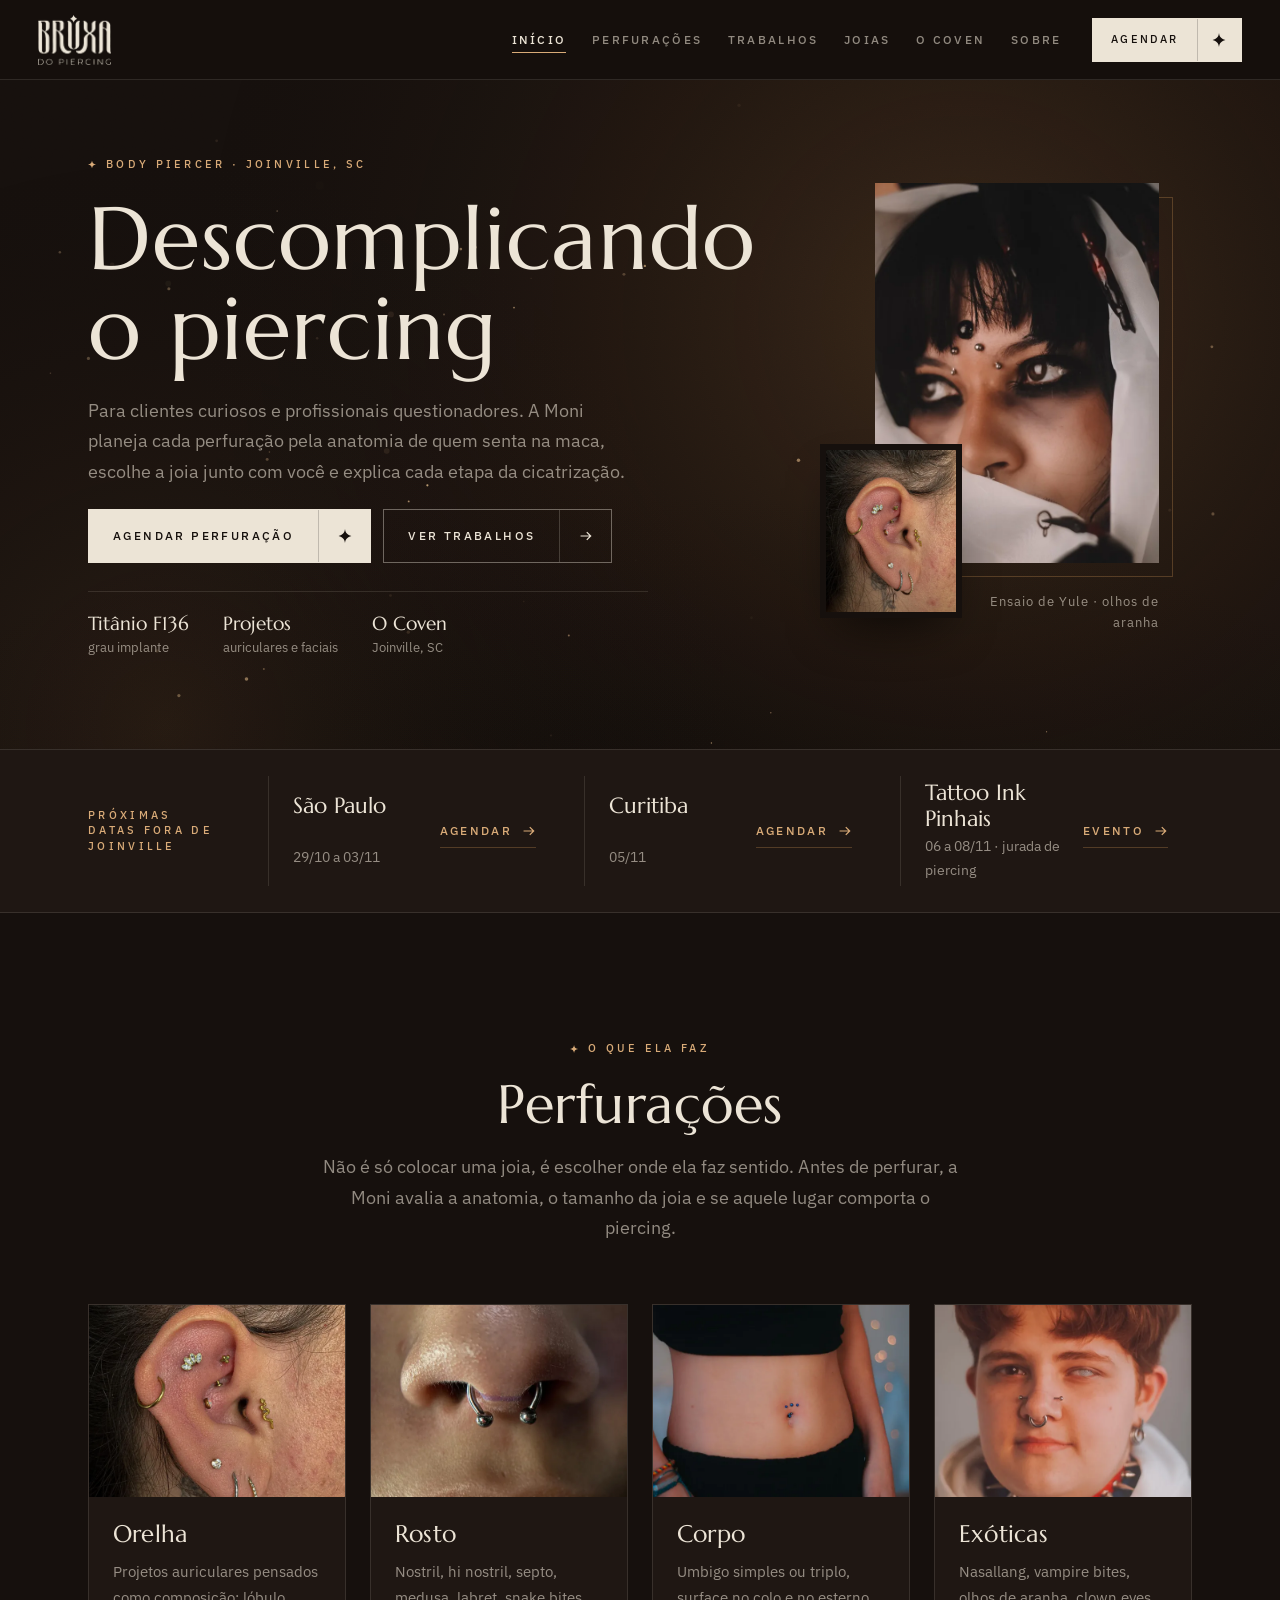
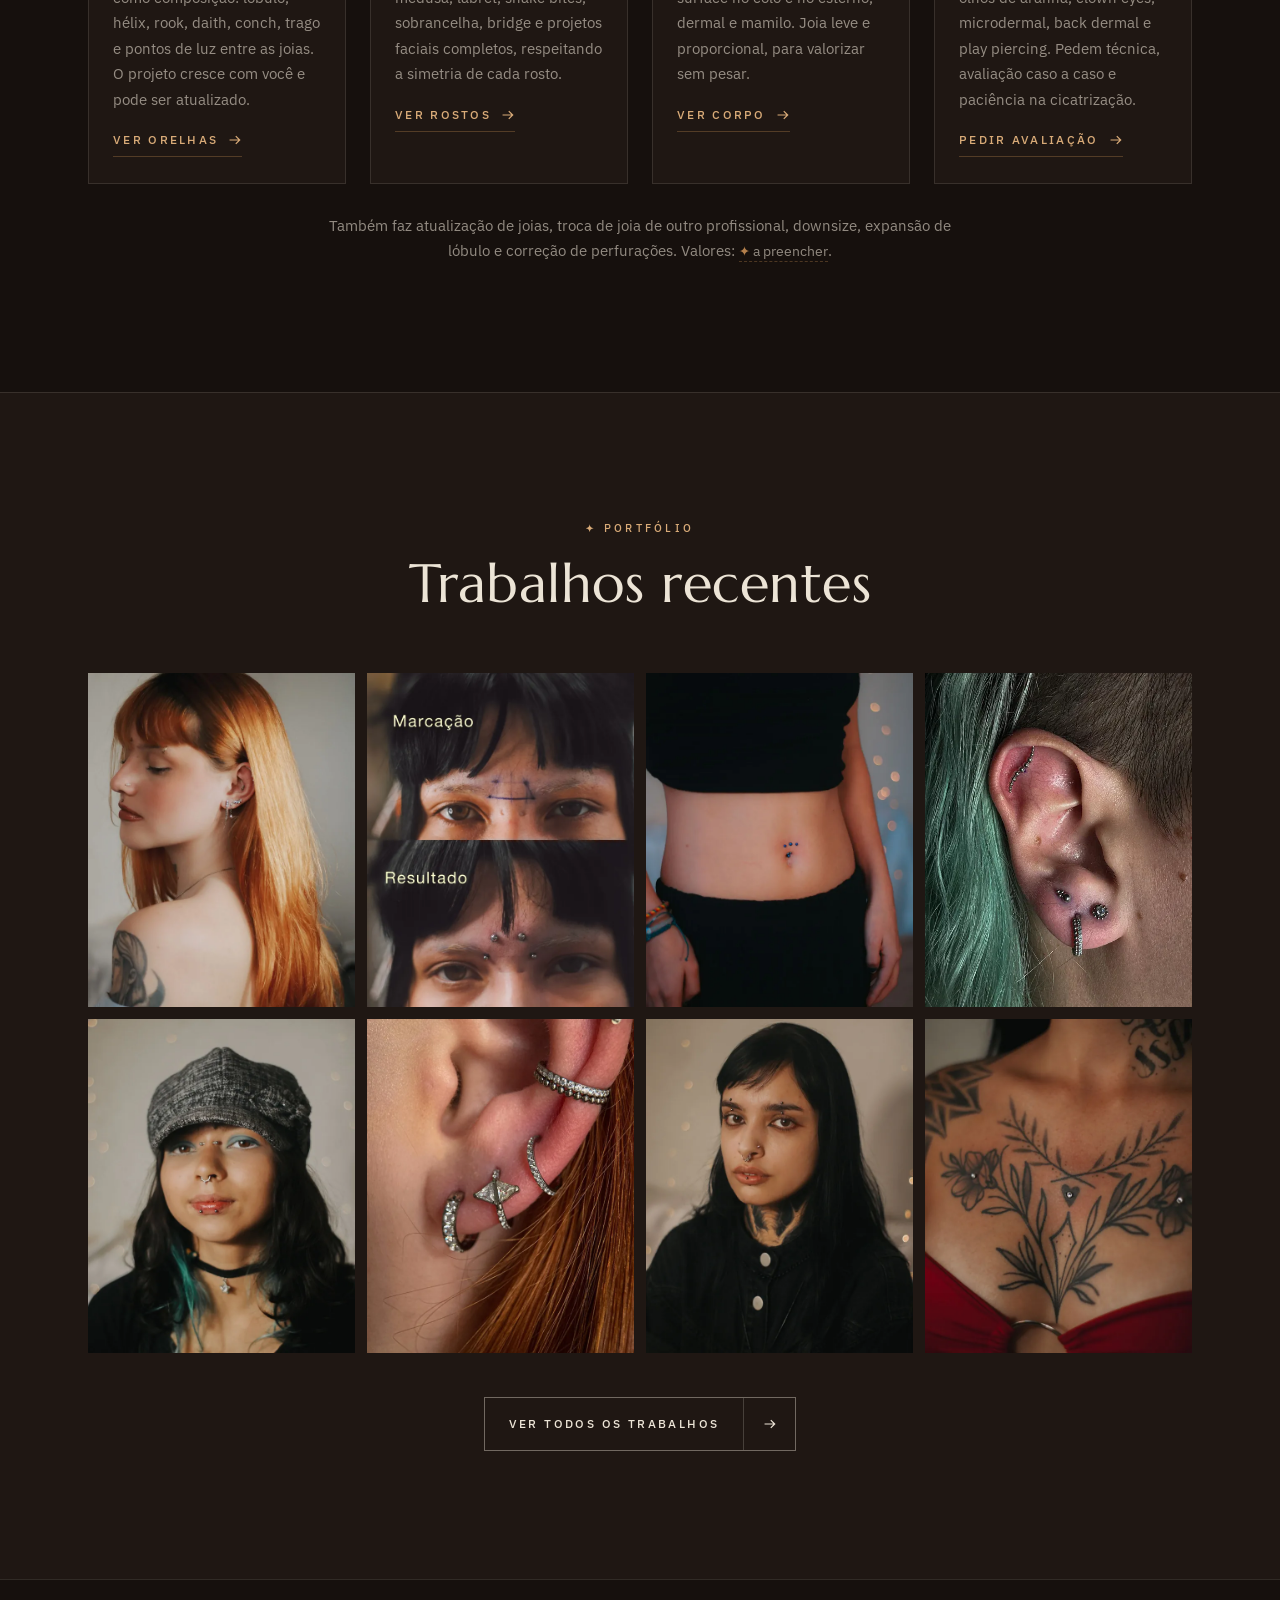
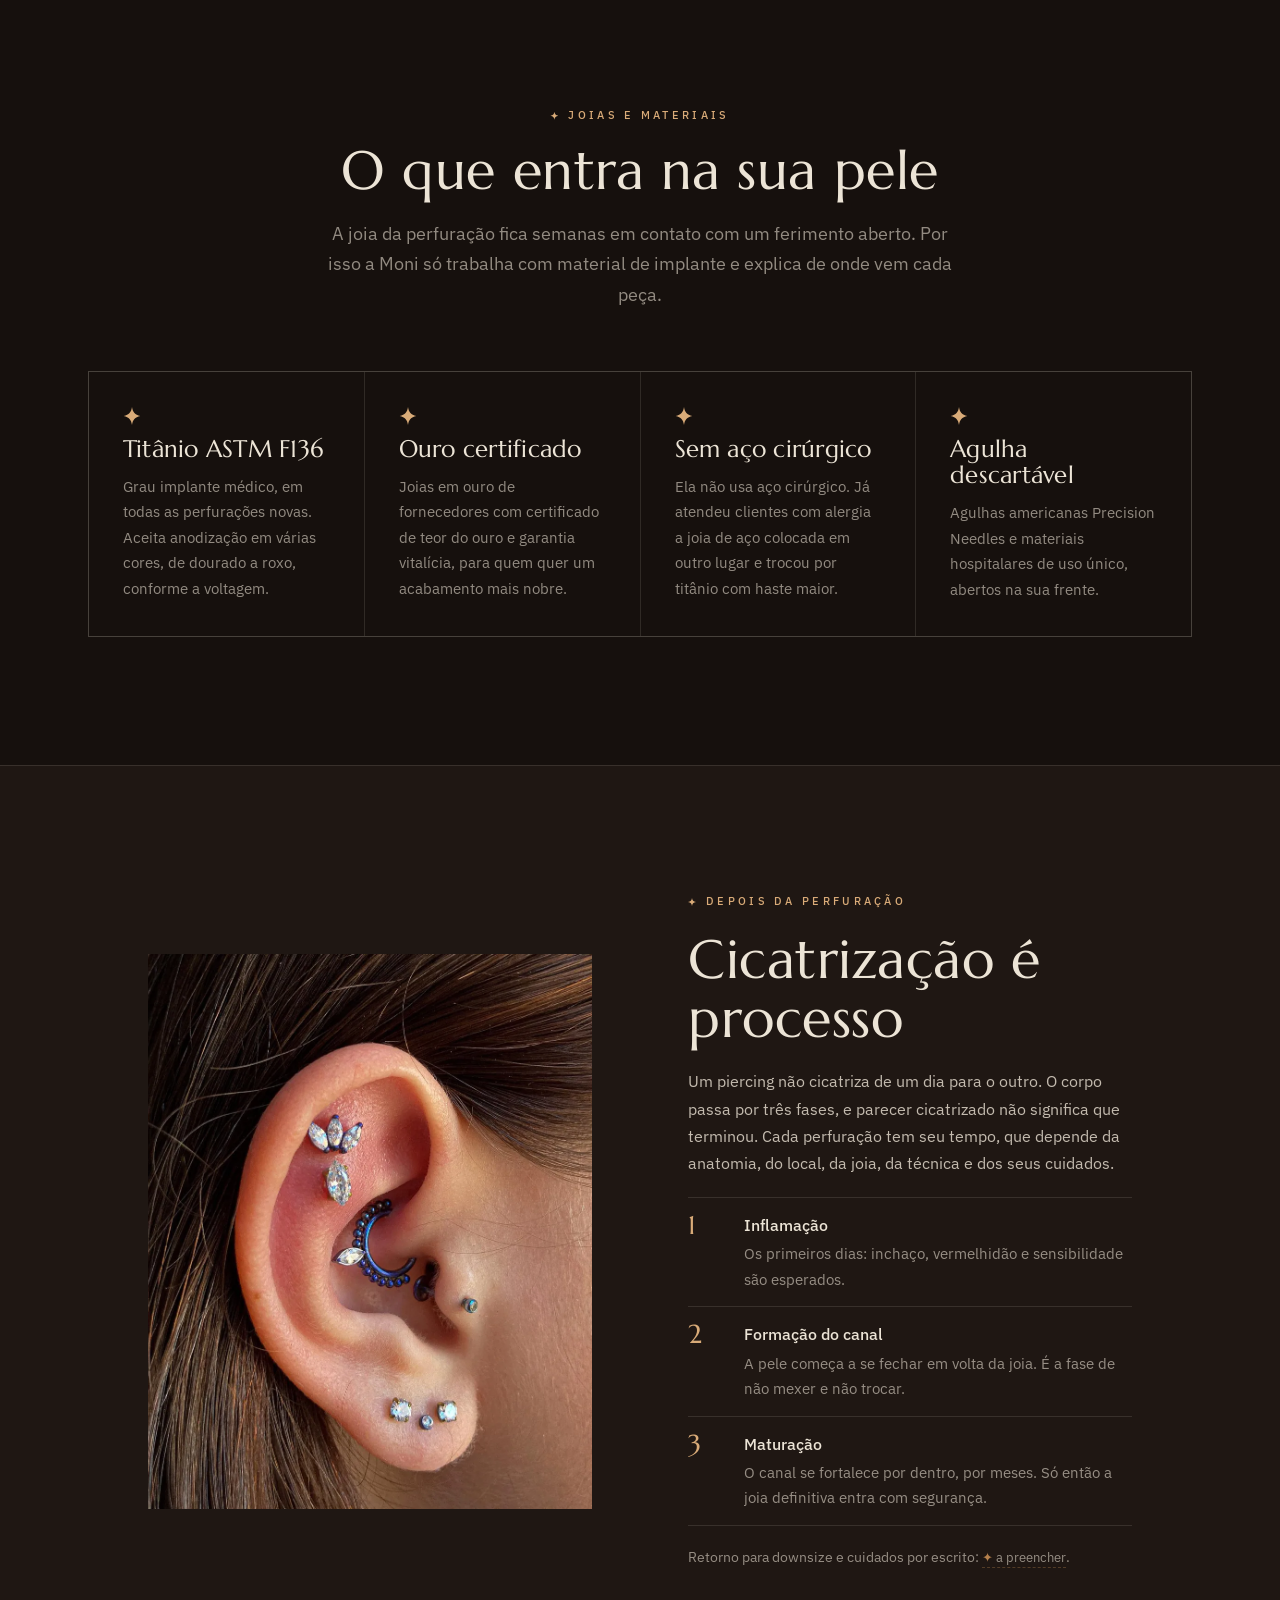
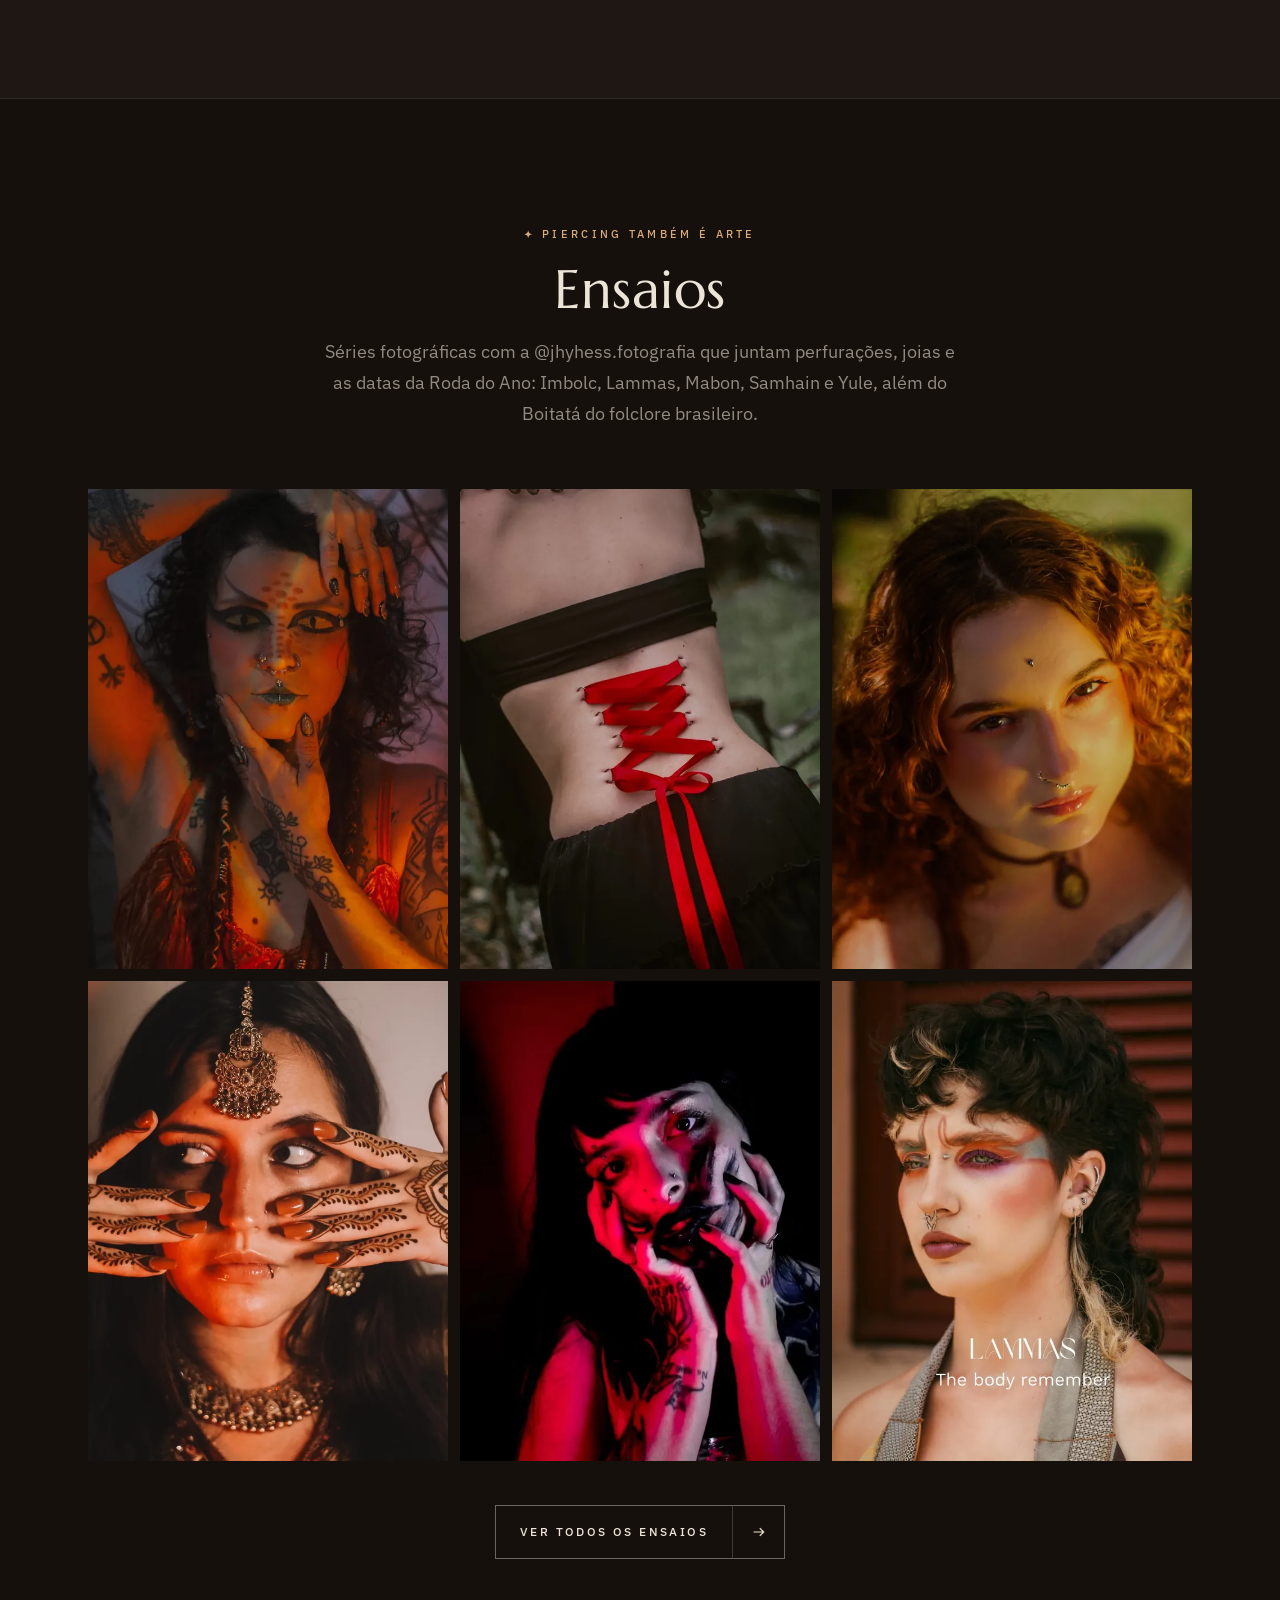
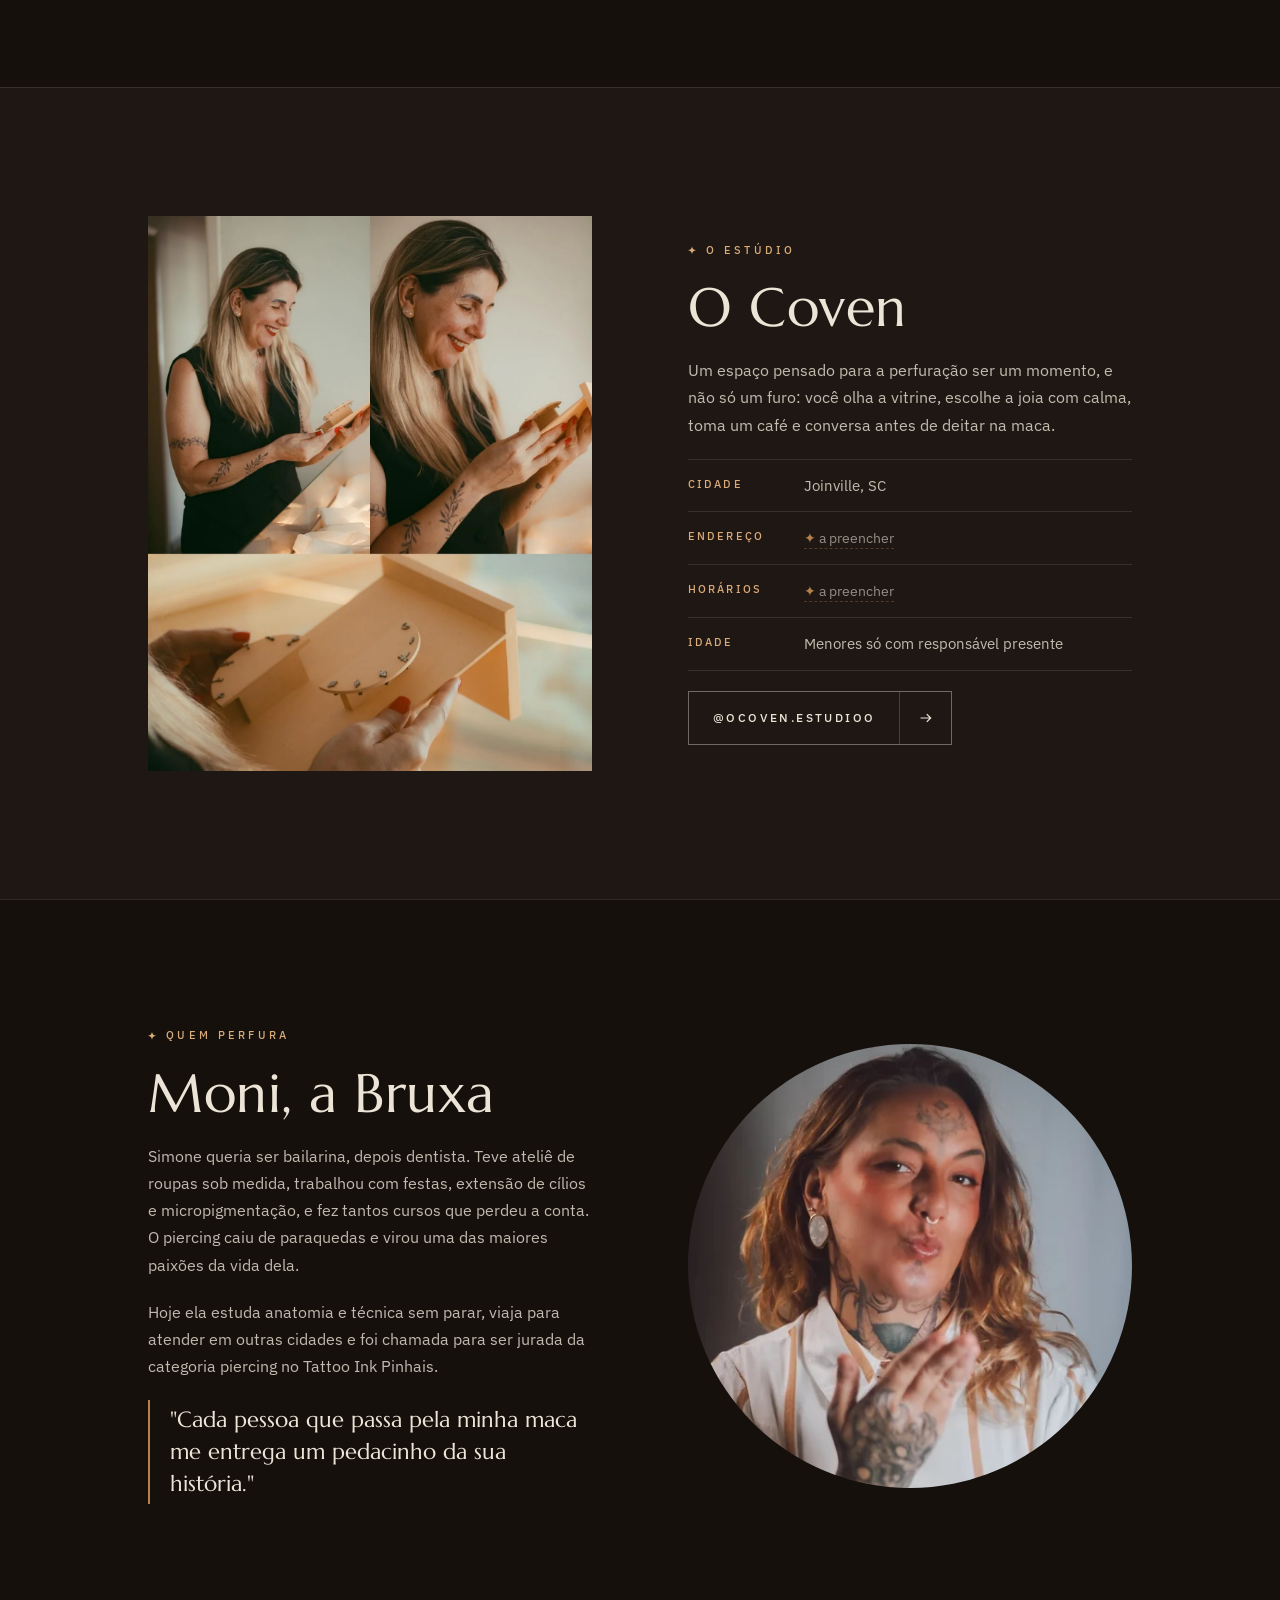
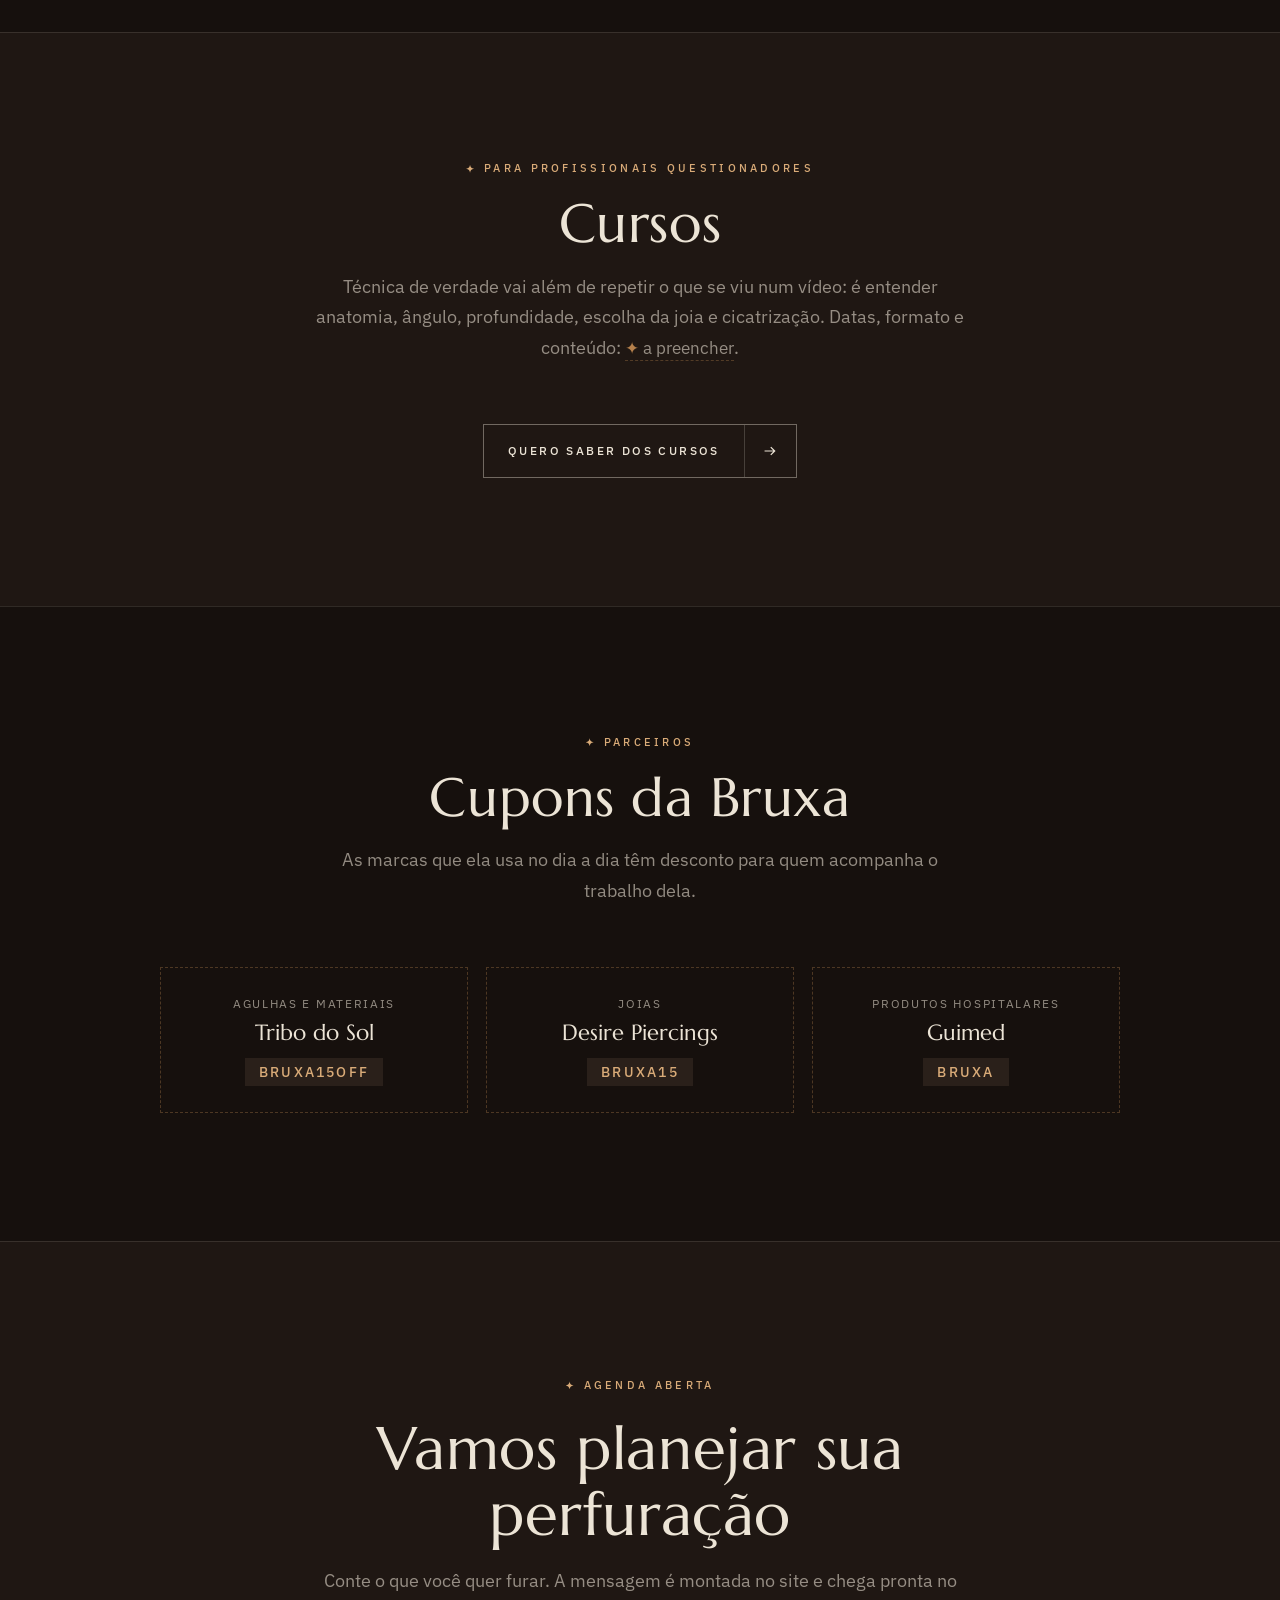
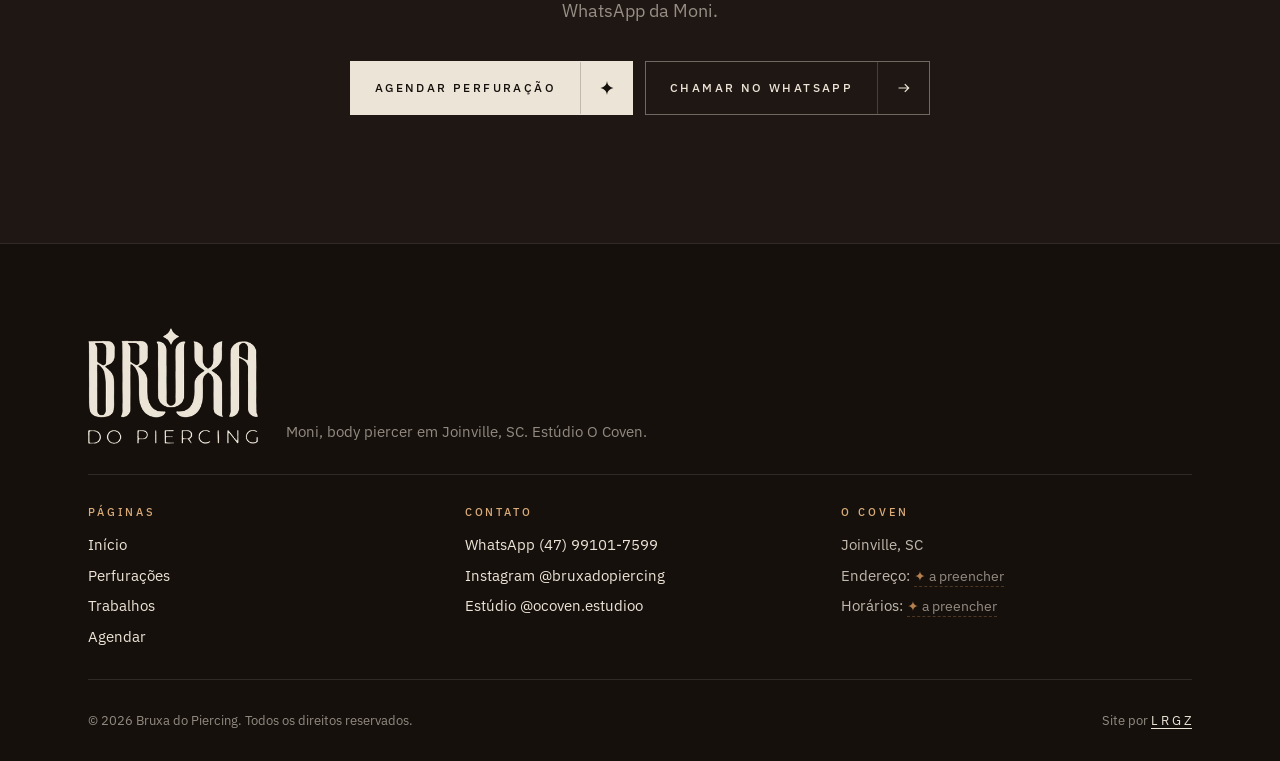
<file: index.html>
<!doctype html>
<html lang="pt-BR">
<head>
<meta charset="utf-8">
<meta name="viewport" content="width=device-width,initial-scale=1,viewport-fit=cover">
<title>Bruxa do Piercing · Moni, body piercer em Joinville</title>
<meta name="description" content="Moni, a Bruxa do Piercing: projetos auriculares, faciais e perfurações exóticas com titânio ASTM F136 e ouro certificado. Estúdio O Coven, Joinville, SC.">
<meta name="robots" content="noindex">
<meta name="theme-color" content="#16100d">
<meta property="og:type" content="website">
<meta property="og:title" content="Bruxa do Piercing · Moni, body piercer em Joinville">
<meta property="og:description" content="Moni, a Bruxa do Piercing: projetos auriculares, faciais e perfurações exóticas com titânio ASTM F136 e ouro certificado. Estúdio O Coven, Joinville, SC.">
<meta property="og:image" content="https://azeugral.github.io/bruxa-do-piercing/og-bruxa.jpg">
<meta property="og:image:width" content="1200">
<meta property="og:image:height" content="630">
<meta property="og:image:alt" content="Logo Bruxa do Piercing entre duas fotos de perfurações">
<meta property="og:locale" content="pt_BR">
<link rel="icon" href="favicon.ico?v=4" sizes="any">
<link rel="icon" href="favicon-32.png?v=4" type="image/png" sizes="32x32">
<link rel="apple-touch-icon" href="assets/img/icone-180.png?v=4">
<link rel="preconnect" href="https://fonts.googleapis.com">
<link rel="preconnect" href="https://fonts.gstatic.com" crossorigin>
<link rel="stylesheet" href="https://fonts.googleapis.com/css2?family=Marcellus&family=IBM+Plex+Sans:wght@400;500;600&display=swap">
<link rel="stylesheet" href="assets/css/site.css?v=2">
</head>
<body class="inicio">
<a class="sr" href="#conteudo">Pular para o conteúdo</a>
<div class="progresso" data-prog aria-hidden="true"><i></i></div>
<header class="nav">
  <a class="nav-logo" href="./" aria-label="Bruxa do Piercing, início"><img src="assets/img/logo-bruxa-300.webp" srcset="assets/img/logo-bruxa-300.webp 300w, assets/img/logo-bruxa-600.webp 600w" sizes="120px" alt="Bruxa do Piercing" width="600" height="412"></a>
  <button class="nav-abrir" type="button" aria-expanded="false" aria-controls="menu"><span>Menu</span><i aria-hidden="true"></i></button>
  <nav class="nav-menu" id="menu" aria-label="Principal"><ul class="menu"><li><a href="./" aria-current="page">Início</a></li><li><a href="./#perfuracoes">Perfurações</a></li><li><a href="trabalhos.html">Trabalhos</a></li><li><a href="./#joias">Joias</a></li><li><a href="./#coven">O Coven</a></li><li><a href="./#sobre">Sobre</a></li></ul><a class="btn peq" href="agendar.html"><span>Agendar</span><i><svg class="i-estrela" viewBox="0 0 24 24" aria-hidden="true"><path d="M12 0c1 7 4 10 11 12-7 2-10 5-11 12-1-7-4-10-11-12 7-2 10-5 11-12z"/></svg></i></a></nav>
</header>
<main id="conteudo">
<section class="hero" aria-labelledby="t-hero">
  <canvas class="hero-luz" data-luz aria-hidden="true"></canvas>
  <div class="hero-grao" aria-hidden="true"></div>
  <div class="wrap">
    <div class="hero-texto">
      <p class="rot">Body piercer · Joinville, SC</p>
      <h1 id="t-hero">Descomplicando o piercing</h1>
      <p class="lead">Para clientes curiosos e profissionais questionadores. A Moni planeja cada perfuração pela anatomia de quem senta na maca, escolhe a joia junto com você e explica cada etapa da cicatrização.</p>
      <div class="acoes">
        <a class="btn" href="agendar.html"><span>Agendar perfuração</span><i><svg class="i-estrela" viewBox="0 0 24 24" aria-hidden="true"><path d="M12 0c1 7 4 10 11 12-7 2-10 5-11 12-1-7-4-10-11-12 7-2 10-5 11-12z"/></svg></i></a>
        <a class="btn linha" href="trabalhos.html"><span>Ver trabalhos</span><i><svg class="i-seta" viewBox="0 0 18 18" aria-hidden="true"><path d="M2 9h13M10 4l5 5-5 5"/></svg></i></a>
      </div>
      <ul class="credenciais">
        <li><b>Titânio F136</b><span>grau implante</span></li>
        <li><b>Projetos</b><span>auriculares e faciais</span></li>
        <li><b>O Coven</b><span>Joinville, SC</span></li>
      </ul>
    </div>
    <div class="hero-fotos">
      <figure class="hero-foto">
        <img src="assets/img/yule-1200.webp" srcset="assets/img/yule-640.webp 640w, assets/img/yule-1200.webp 1200w" sizes="(min-width:960px) 420px, 78vw" alt="Modelo com piercings olhos de aranha na testa, em ensaio escuro" width="1200" height="1600" fetchpriority="high">
      </figure>
      <figure class="hero-foto2">
        <img src="assets/obras/bp-192-640.webp" alt="Orelha com rook, scapha e conch em joias de titânio" width="640" height="734">
      </figure>
      <p class="hero-leg">Ensaio de Yule · olhos de aranha</p>
    </div>
  </div>
</section>

<section class="agenda" id="agenda" aria-labelledby="t-agenda">
  <div class="wrap">
    <h2 id="t-agenda" class="agenda-tit">Próximas datas fora de Joinville</h2>
    <ul class="datas">
      <li><b>São Paulo</b><span>29/10 a 03/11</span><a class="link" href="agendar.html?cidade=sp">Agendar <svg class="i-seta" viewBox="0 0 18 18" aria-hidden="true"><path d="M2 9h13M10 4l5 5-5 5"/></svg></a></li>
      <li><b>Curitiba</b><span>05/11</span><a class="link" href="agendar.html?cidade=curitiba">Agendar <svg class="i-seta" viewBox="0 0 18 18" aria-hidden="true"><path d="M2 9h13M10 4l5 5-5 5"/></svg></a></li>
      <li><b>Tattoo Ink Pinhais</b><span>06 a 08/11 · jurada de piercing</span><a class="link" href="https://www.instagram.com/tattooinkpinhais/" target="_blank" rel="noopener">Evento <svg class="i-seta" viewBox="0 0 18 18" aria-hidden="true"><path d="M2 9h13M10 4l5 5-5 5"/></svg></a></li>
    </ul>
  </div>
</section>

<section class="secao" id="perfuracoes" aria-labelledby="t-perf">
  <div class="wrap">
    <div class="cab centro">
      <p class="rot">O que ela faz</p>
      <h2 id="t-perf">Perfurações</h2>
      <p class="lead">Não é só colocar uma joia, é escolher onde ela faz sentido. Antes de perfurar, a Moni avalia a anatomia, o tamanho da joia e se aquele lugar comporta o piercing.</p>
    </div>
    <ul class="perfs">
      <li class="perf" data-rv>
        <figure><img src="assets/obras/bp-192-640.webp" alt="Orelha com rook, scapha e conch" width="640" height="853" loading="lazy"></figure>
        <div>
          <h3>Orelha</h3>
          <p>Projetos auriculares pensados como composição: lóbulo, hélix, rook, daith, conch, trago e pontos de luz entre as joias. O projeto cresce com você e pode ser atualizado.</p>
          <a class="link" href="trabalhos.html?cat=orelha">Ver orelhas <svg class="i-seta" viewBox="0 0 18 18" aria-hidden="true"><path d="M2 9h13M10 4l5 5-5 5"/></svg></a>
        </div>
      </li>
      <li class="perf" data-rv>
        <figure><img src="assets/obras/bp-189-640.webp" alt="Septo com joia Perseu" width="640" height="853" loading="lazy"></figure>
        <div>
          <h3>Rosto</h3>
          <p>Nostril, hi nostril, septo, medusa, labret, snake bites, sobrancelha, bridge e projetos faciais completos, respeitando a simetria de cada rosto.</p>
          <a class="link" href="trabalhos.html?cat=rosto">Ver rostos <svg class="i-seta" viewBox="0 0 18 18" aria-hidden="true"><path d="M2 9h13M10 4l5 5-5 5"/></svg></a>
        </div>
      </li>
      <li class="perf" data-rv>
        <figure><img src="assets/obras/bp-071-640.webp" alt="Umbigo com três perfurações" width="640" height="853" loading="lazy"></figure>
        <div>
          <h3>Corpo</h3>
          <p>Umbigo simples ou triplo, surface no colo e no esterno, dermal e mamilo. Joia leve e proporcional, para valorizar sem pesar.</p>
          <a class="link" href="trabalhos.html?cat=corpo">Ver corpo <svg class="i-seta" viewBox="0 0 18 18" aria-hidden="true"><path d="M2 9h13M10 4l5 5-5 5"/></svg></a>
        </div>
      </li>
      <li class="perf" data-rv>
        <figure><img src="assets/obras/bp-045-640.webp" alt="Nasallang, perfuração que atravessa o nariz" width="640" height="853" loading="lazy"></figure>
        <div>
          <h3>Exóticas</h3>
          <p>Nasallang, vampire bites, olhos de aranha, clown eyes, microdermal, back dermal e play piercing. Pedem técnica, avaliação caso a caso e paciência na cicatrização.</p>
          <a class="link" href="agendar.html?tipo=exotica">Pedir avaliação <svg class="i-seta" viewBox="0 0 18 18" aria-hidden="true"><path d="M2 9h13M10 4l5 5-5 5"/></svg></a>
        </div>
      </li>
    </ul>
    <p class="nota-centro">Também faz atualização de joias, troca de joia de outro profissional, downsize, expansão de lóbulo e correção de perfurações. Valores: <em class="a-preencher">a preencher</em>.</p>
  </div>
</section>

<section class="secao escuro2" id="recentes" aria-labelledby="t-rec">
  <div class="wrap">
    <div class="cab centro">
      <p class="rot">Portfólio</p>
      <h2 id="t-rec">Trabalhos recentes</h2>
    </div>
    <div class="grade" data-grade data-limite="8" data-ordem="000,012,071,184,070,191,075,068"></div>
    <div class="mais"><a class="btn linha" href="trabalhos.html"><span>Ver todos os trabalhos</span><i><svg class="i-seta" viewBox="0 0 18 18" aria-hidden="true"><path d="M2 9h13M10 4l5 5-5 5"/></svg></i></a></div>
  </div>
</section>

<section class="secao" id="joias" aria-labelledby="t-joias">
  <div class="wrap">
    <div class="cab centro">
      <p class="rot">Joias e materiais</p>
      <h2 id="t-joias">O que entra na sua pele</h2>
      <p class="lead">A joia da perfuração fica semanas em contato com um ferimento aberto. Por isso a Moni só trabalha com material de implante e explica de onde vem cada peça.</p>
    </div>
    <ul class="materiais">
      <li data-rv><span class="mat-ic"><svg class="i-estrela" viewBox="0 0 24 24" aria-hidden="true"><path d="M12 0c1 7 4 10 11 12-7 2-10 5-11 12-1-7-4-10-11-12 7-2 10-5 11-12z"/></svg></span><h3>Titânio ASTM F136</h3><p>Grau implante médico, em todas as perfurações novas. Aceita anodização em várias cores, de dourado a roxo, conforme a voltagem.</p></li>
      <li data-rv><span class="mat-ic"><svg class="i-estrela" viewBox="0 0 24 24" aria-hidden="true"><path d="M12 0c1 7 4 10 11 12-7 2-10 5-11 12-1-7-4-10-11-12 7-2 10-5 11-12z"/></svg></span><h3>Ouro certificado</h3><p>Joias em ouro de fornecedores com certificado de teor do ouro e garantia vitalícia, para quem quer um acabamento mais nobre.</p></li>
      <li data-rv><span class="mat-ic"><svg class="i-estrela" viewBox="0 0 24 24" aria-hidden="true"><path d="M12 0c1 7 4 10 11 12-7 2-10 5-11 12-1-7-4-10-11-12 7-2 10-5 11-12z"/></svg></span><h3>Sem aço cirúrgico</h3><p>Ela não usa aço cirúrgico. Já atendeu clientes com alergia a joia de aço colocada em outro lugar e trocou por titânio com haste maior.</p></li>
      <li data-rv><span class="mat-ic"><svg class="i-estrela" viewBox="0 0 24 24" aria-hidden="true"><path d="M12 0c1 7 4 10 11 12-7 2-10 5-11 12-1-7-4-10-11-12 7-2 10-5 11-12z"/></svg></span><h3>Agulha descartável</h3><p>Agulhas americanas Precision Needles e materiais hospitalares de uso único, abertos na sua frente.</p></li>
    </ul>
  </div>
</section>

<section class="secao escuro2" id="cuidados" aria-labelledby="t-cuid">
  <div class="wrap duas">
    <figure class="quadro" data-rv><img src="assets/obras/bp-200-1200.webp" alt="Orelha com projeto auricular cicatrizado" width="1200" height="1200" loading="lazy"></figure>
    <div class="texto" data-rv>
      <p class="rot">Depois da perfuração</p>
      <h2 id="t-cuid">Cicatrização é processo</h2>
      <p>Um piercing não cicatriza de um dia para o outro. O corpo passa por três fases, e parecer cicatrizado não significa que terminou. Cada perfuração tem seu tempo, que depende da anatomia, do local, da joia, da técnica e dos seus cuidados.</p>
      <ol class="fases">
        <li><b>Inflamação</b><span>Os primeiros dias: inchaço, vermelhidão e sensibilidade são esperados.</span></li>
        <li><b>Formação do canal</b><span>A pele começa a se fechar em volta da joia. É a fase de não mexer e não trocar.</span></li>
        <li><b>Maturação</b><span>O canal se fortalece por dentro, por meses. Só então a joia definitiva entra com segurança.</span></li>
      </ol>
      <p class="nota">Retorno para downsize e cuidados por escrito: <em class="a-preencher">a preencher</em>.</p>
    </div>
  </div>
</section>

<section class="secao" id="ensaios" aria-labelledby="t-ens">
  <div class="wrap">
    <div class="cab centro">
      <p class="rot">Piercing também é arte</p>
      <h2 id="t-ens">Ensaios</h2>
      <p class="lead">Séries fotográficas com a @jhyhess.fotografia que juntam perfurações, joias e as datas da Roda do Ano: Imbolc, Lammas, Mabon, Samhain e Yule, além do Boitatá do folclore brasileiro.</p>
    </div>
    <div class="ensaios">
      <button type="button" class="obra" data-id="bp-050"><img src="assets/obras/bp-050-640.webp" alt="Ensaio Boitatá" width="640" height="853" loading="lazy"><span class="leg">Boitatá</span></button>
      <button type="button" class="obra" data-id="bp-052"><img src="assets/obras/bp-052-640.webp" alt="Ensaio de Samhain, corset em play piercing" width="640" height="853" loading="lazy"><span class="leg">Samhain</span></button>
      <button type="button" class="obra" data-id="bp-035"><img src="assets/obras/bp-035-640.webp" alt="Ensaio de Imbolc" width="640" height="853" loading="lazy"><span class="leg">Imbolc</span></button>
      <button type="button" class="obra" data-id="bp-038"><img src="assets/obras/bp-038-640.webp" alt="Ensaio com nostril e henna" width="640" height="853" loading="lazy"><span class="leg">Nostril e henna</span></button>
      <button type="button" class="obra" data-id="bp-055"><img src="assets/obras/bp-055-640.webp" alt="Ensaio de Mabon" width="640" height="853" loading="lazy"><span class="leg">Mabon</span></button>
      <button type="button" class="obra" data-id="bp-058"><img src="assets/obras/bp-058-640.webp" alt="Ensaio de Lammas" width="640" height="853" loading="lazy"><span class="leg">Lammas</span></button>
    </div>
    <div class="mais"><a class="btn linha" href="trabalhos.html?cat=ensaios"><span>Ver todos os ensaios</span><i><svg class="i-seta" viewBox="0 0 18 18" aria-hidden="true"><path d="M2 9h13M10 4l5 5-5 5"/></svg></i></a></div>
  </div>
</section>

<section class="secao escuro2" id="coven" aria-labelledby="t-coven">
  <div class="wrap duas">
    <figure class="quadro" data-rv><img src="assets/img/coven-1200.webp" alt="Cliente escolhendo joias na vitrine do estúdio O Coven" width="1200" height="1500" loading="lazy"></figure>
    <div class="texto" data-rv>
      <p class="rot">O estúdio</p>
      <h2 id="t-coven">O Coven</h2>
      <p>Um espaço pensado para a perfuração ser um momento, e não só um furo: você olha a vitrine, escolhe a joia com calma, toma um café e conversa antes de deitar na maca.</p>
      <ul class="fatos">
        <li><span>Cidade</span><span>Joinville, SC</span></li>
        <li><span>Endereço</span><span><em class="a-preencher">a preencher</em></span></li>
        <li><span>Horários</span><span><em class="a-preencher">a preencher</em></span></li>
        <li><span>Idade</span><span>Menores só com responsável presente</span></li>
      </ul>
      <div class="acoes"><a class="btn linha" href="https://www.instagram.com/ocoven.estudioo/" target="_blank" rel="noopener"><span>@ocoven.estudioo</span><i><svg class="i-seta" viewBox="0 0 18 18" aria-hidden="true"><path d="M2 9h13M10 4l5 5-5 5"/></svg></i></a></div>
    </div>
  </div>
</section>

<section class="secao" id="sobre" aria-labelledby="t-sobre">
  <div class="wrap duas sobre">
    <figure class="quadro redondo" data-rv><img src="assets/img/moni-900.webp" srcset="assets/img/moni-480.webp 480w, assets/img/moni-900.webp 900w" sizes="(min-width:960px) 420px, 80vw" alt="Moni, a Bruxa do Piercing, mandando um beijo" width="900" height="900" loading="lazy"></figure>
    <div class="texto" data-rv>
      <p class="rot">Quem perfura</p>
      <h2 id="t-sobre">Moni, a Bruxa</h2>
      <p>Simone queria ser bailarina, depois dentista. Teve ateliê de roupas sob medida, trabalhou com festas, extensão de cílios e micropigmentação, e fez tantos cursos que perdeu a conta. O piercing caiu de paraquedas e virou uma das maiores paixões da vida dela.</p>
      <p>Hoje ela estuda anatomia e técnica sem parar, viaja para atender em outras cidades e foi chamada para ser jurada da categoria piercing no Tattoo Ink Pinhais.</p>
      <p class="frase">"Cada pessoa que passa pela minha maca me entrega um pedacinho da sua história."</p>
    </div>
  </div>
</section>

<section class="secao escuro2" id="cursos" aria-labelledby="t-cursos">
  <div class="wrap">
    <div class="cab centro">
      <p class="rot">Para profissionais questionadores</p>
      <h2 id="t-cursos">Cursos</h2>
      <p class="lead">Técnica de verdade vai além de repetir o que se viu num vídeo: é entender anatomia, ângulo, profundidade, escolha da joia e cicatrização. Datas, formato e conteúdo: <em class="a-preencher">a preencher</em>.</p>
    </div>
    <div class="acoes centro-acoes"><a class="btn linha" href="agendar.html?tipo=curso"><span>Quero saber dos cursos</span><i><svg class="i-seta" viewBox="0 0 18 18" aria-hidden="true"><path d="M2 9h13M10 4l5 5-5 5"/></svg></i></a></div>
  </div>
</section>

<section class="secao" id="parceiros" aria-labelledby="t-parc">
  <div class="wrap">
    <div class="cab centro">
      <p class="rot">Parceiros</p>
      <h2 id="t-parc">Cupons da Bruxa</h2>
      <p class="lead">As marcas que ela usa no dia a dia têm desconto para quem acompanha o trabalho dela.</p>
    </div>
    <ul class="cupons">
      <li><span>Agulhas e materiais</span><b>Tribo do Sol</b><code>BRUXA15OFF</code></li>
      <li><span>Joias</span><b>Desire Piercings</b><code>BRUXA15</code></li>
      <li><span>Produtos hospitalares</span><b>Guimed</b><code>BRUXA</code></li>
    </ul>
  </div>
</section>

<section class="secao escuro2 chamada" aria-labelledby="t-cham">
  <div class="wrap centro">
    <p class="rot">Agenda aberta</p>
    <h2 id="t-cham">Vamos planejar sua perfuração</h2>
    <p class="lead">Conte o que você quer furar. A mensagem é montada no site e chega pronta no WhatsApp da Moni.</p>
    <div class="acoes">
      <a class="btn" href="agendar.html"><span>Agendar perfuração</span><i><svg class="i-estrela" viewBox="0 0 24 24" aria-hidden="true"><path d="M12 0c1 7 4 10 11 12-7 2-10 5-11 12-1-7-4-10-11-12 7-2 10-5 11-12z"/></svg></i></a>
      <a class="btn linha" href="https://wa.me/5547991017599" target="_blank" rel="noopener"><span>Chamar no WhatsApp</span><i><svg class="i-seta" viewBox="0 0 18 18" aria-hidden="true"><path d="M2 9h13M10 4l5 5-5 5"/></svg></i></a>
    </div>
  </div>
</section>
</main>
<footer class="rodape">
  <div class="wrap">
    <div class="rodape-topo">
      <a class="rodape-logo" href="./" aria-label="Bruxa do Piercing, início"><img src="assets/img/logo-bruxa-300.webp" srcset="assets/img/logo-bruxa-300.webp 300w, assets/img/logo-bruxa-600.webp 600w" sizes="200px" alt="Bruxa do Piercing" width="600" height="412" loading="lazy"></a>
      <p>Moni, body piercer em Joinville, SC. Estúdio O Coven.</p>
    </div>
    <div class="colunas">
      <div><h4>Páginas</h4><ul><li><a href="./">Início</a></li><li><a href="./#perfuracoes">Perfurações</a></li><li><a href="trabalhos.html">Trabalhos</a></li><li><a href="agendar.html">Agendar</a></li></ul></div>
      <div><h4>Contato</h4><ul><li><a href="https://wa.me/5547991017599" target="_blank" rel="noopener">WhatsApp (47) 99101-7599</a></li><li><a href="https://www.instagram.com/bruxadopiercing/" target="_blank" rel="noopener">Instagram @bruxadopiercing</a></li><li><a href="https://www.instagram.com/ocoven.estudioo/" target="_blank" rel="noopener">Estúdio @ocoven.estudioo</a></li></ul></div>
      <div><h4>O Coven</h4><ul><li>Joinville, SC</li><li>Endereço: <em class="a-preencher">a preencher</em></li><li>Horários: <em class="a-preencher">a preencher</em></li></ul></div>
    </div>
    <div class="base"><span>© <span data-ano>2026</span> Bruxa do Piercing. Todos os direitos reservados.</span><span>Site por <a href="https://lrgz.com.br" target="_blank" rel="noopener">L R G Z</a></span></div>
  </div>
</footer>
<a class="fixo" href="agendar.html" aria-label="Agendar horário"><svg class="i-estrela" viewBox="0 0 24 24" aria-hidden="true"><path d="M12 0c1 7 4 10 11 12-7 2-10 5-11 12-1-7-4-10-11-12 7-2 10-5 11-12z"/></svg><span>Agendar</span></a>
<div class="lb" role="dialog" aria-modal="true" aria-label="Foto ampliada" aria-hidden="true">
  <div class="lb-topo"><span class="rot" data-cont></span><button type="button" data-fechar>Fechar</button></div>
  <div class="lb-palco"><img alt=""></div>
  <div class="lb-base"><button type="button" data-ant aria-label="Anterior">&larr;</button><span class="rot" data-leg></span><button type="button" data-prox aria-label="Próxima">&rarr;</button></div>
</div>
<script src="assets/js/obras.js?v=2"></script>
<script src="assets/js/site.js?v=2"></script>
</body>
</html>
</file>
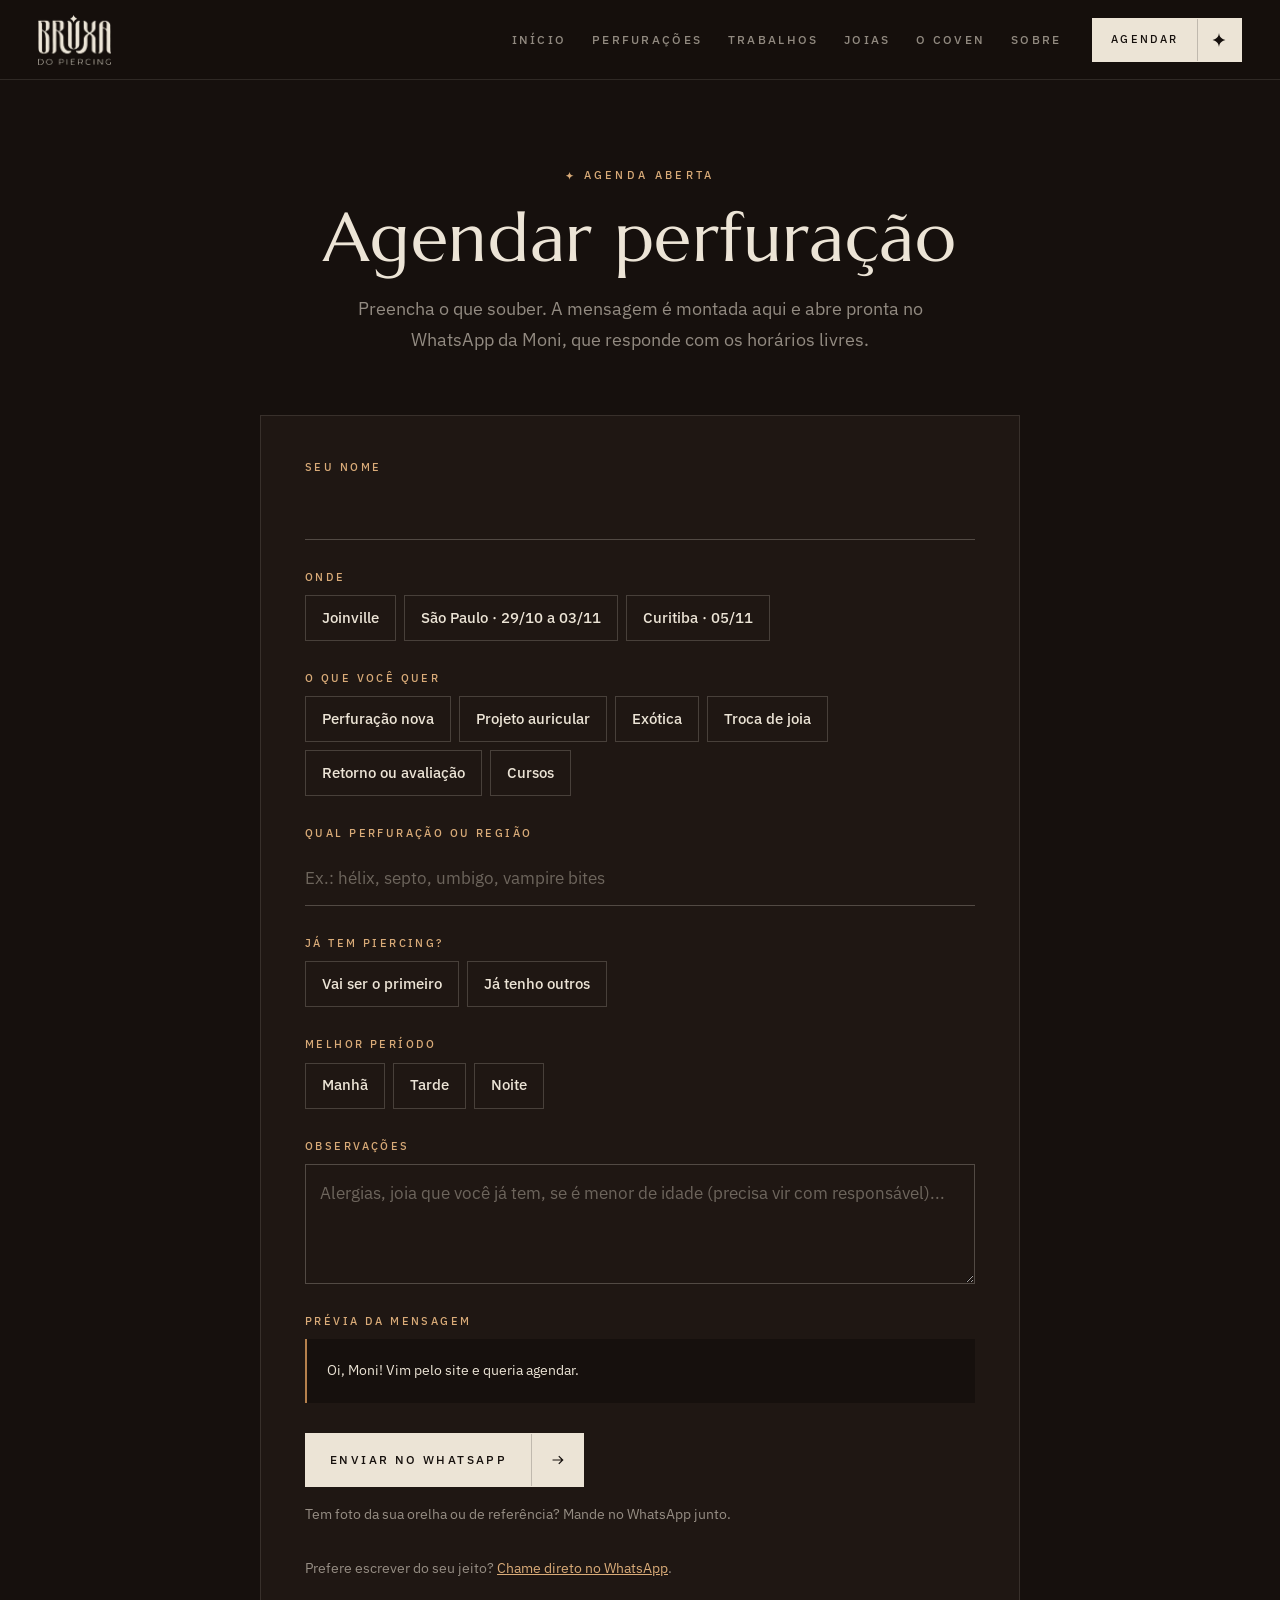
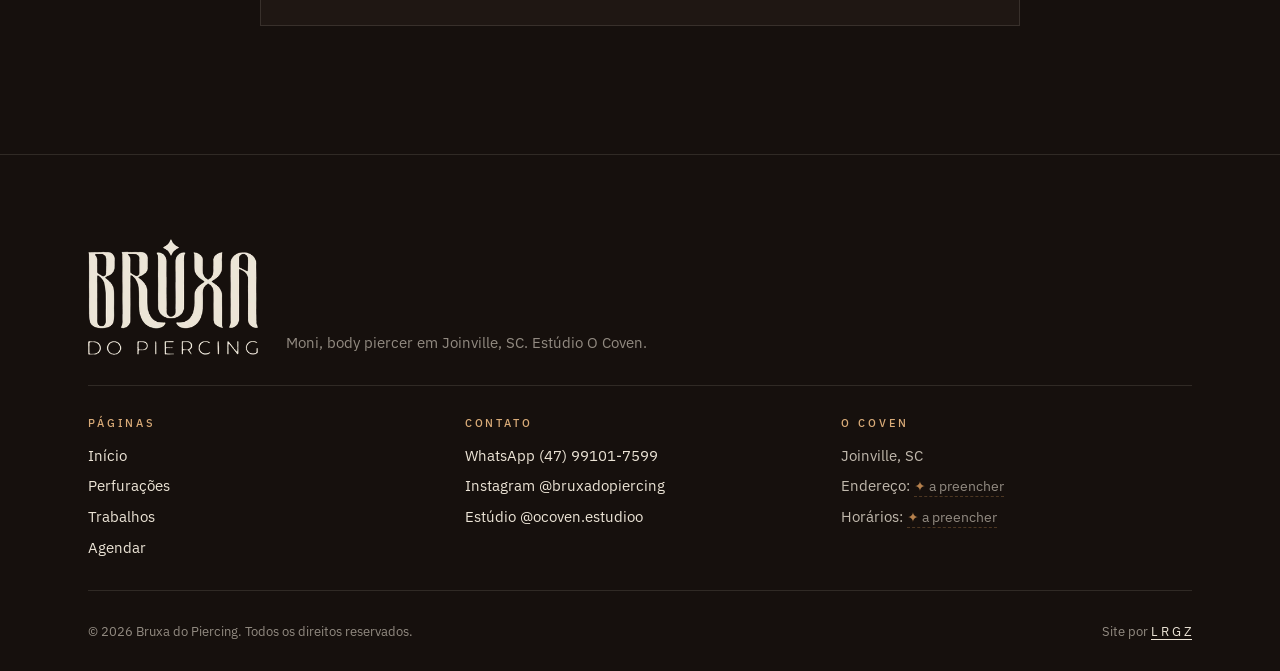
<file: agendar.html>
<!doctype html>
<html lang="pt-BR">
<head>
<meta charset="utf-8">
<meta name="viewport" content="width=device-width,initial-scale=1,viewport-fit=cover">
<title>Agendar · Bruxa do Piercing</title>
<meta name="description" content="Peça seu horário com a Moni, a Bruxa do Piercing, em Joinville ou nas datas de São Paulo e Curitiba.">
<meta name="robots" content="noindex">
<meta name="theme-color" content="#16100d">
<meta property="og:type" content="website">
<meta property="og:title" content="Agendar · Bruxa do Piercing">
<meta property="og:description" content="Peça seu horário com a Moni, a Bruxa do Piercing, em Joinville ou nas datas de São Paulo e Curitiba.">
<meta property="og:image" content="https://azeugral.github.io/bruxa-do-piercing/og-bruxa.jpg">
<meta property="og:image:width" content="1200">
<meta property="og:image:height" content="630">
<meta property="og:image:alt" content="Logo Bruxa do Piercing entre duas fotos de perfurações">
<meta property="og:locale" content="pt_BR">
<link rel="icon" href="favicon.ico?v=4" sizes="any">
<link rel="icon" href="favicon-32.png?v=4" type="image/png" sizes="32x32">
<link rel="apple-touch-icon" href="assets/img/icone-180.png?v=4">
<link rel="preconnect" href="https://fonts.googleapis.com">
<link rel="preconnect" href="https://fonts.gstatic.com" crossorigin>
<link rel="stylesheet" href="https://fonts.googleapis.com/css2?family=Marcellus&family=IBM+Plex+Sans:wght@400;500;600&display=swap">
<link rel="stylesheet" href="assets/css/site.css?v=2">
</head>
<body class="interna">
<a class="sr" href="#conteudo">Pular para o conteúdo</a>
<div class="progresso" data-prog aria-hidden="true"><i></i></div>
<header class="nav">
  <a class="nav-logo" href="./" aria-label="Bruxa do Piercing, início"><img src="assets/img/logo-bruxa-300.webp" srcset="assets/img/logo-bruxa-300.webp 300w, assets/img/logo-bruxa-600.webp 600w" sizes="120px" alt="Bruxa do Piercing" width="600" height="412"></a>
  <button class="nav-abrir" type="button" aria-expanded="false" aria-controls="menu"><span>Menu</span><i aria-hidden="true"></i></button>
  <nav class="nav-menu" id="menu" aria-label="Principal"><ul class="menu"><li><a href="./">Início</a></li><li><a href="./#perfuracoes">Perfurações</a></li><li><a href="trabalhos.html">Trabalhos</a></li><li><a href="./#joias">Joias</a></li><li><a href="./#coven">O Coven</a></li><li><a href="./#sobre">Sobre</a></li></ul><a class="btn peq" href="agendar.html"><span>Agendar</span><i><svg class="i-estrela" viewBox="0 0 24 24" aria-hidden="true"><path d="M12 0c1 7 4 10 11 12-7 2-10 5-11 12-1-7-4-10-11-12 7-2 10-5 11-12z"/></svg></i></a></nav>
</header>
<main id="conteudo">
<section class="secao topo-pag" aria-labelledby="t-ag">
  <div class="wrap">
    <div class="cab centro">
      <p class="rot">Agenda aberta</p>
      <h1 id="t-ag">Agendar perfuração</h1>
      <p class="lead">Preencha o que souber. A mensagem é montada aqui e abre pronta no WhatsApp da Moni, que responde com os horários livres.</p>
    </div>
    <form class="form" data-agendar novalidate>
      <div class="campo">
        <label for="nome">Seu nome</label>
        <input type="text" id="nome" name="nome" autocomplete="given-name" required>
      </div>
      <fieldset class="campo">
        <legend>Onde</legend>
        <div class="opcoes">
          <label><input type="radio" name="cidade" value="Joinville, no Coven" data-c="joinville" required><span>Joinville</span></label>
          <label><input type="radio" name="cidade" value="São Paulo (29/10 a 03/11)" data-c="sp"><span>São Paulo · 29/10 a 03/11</span></label>
          <label><input type="radio" name="cidade" value="Curitiba (05/11)" data-c="curitiba"><span>Curitiba · 05/11</span></label>
        </div>
      </fieldset>
      <fieldset class="campo">
        <legend>O que você quer</legend>
        <div class="opcoes">
          <label><input type="radio" name="tipo" value="Perfuração nova" data-perf required><span>Perfuração nova</span></label>
          <label><input type="radio" name="tipo" value="Projeto auricular" data-perf><span>Projeto auricular</span></label>
          <label><input type="radio" name="tipo" value="Perfuração exótica (avaliação)" data-perf data-t="exotica"><span>Exótica</span></label>
          <label><input type="radio" name="tipo" value="Atualização ou troca de joia"><span>Troca de joia</span></label>
          <label><input type="radio" name="tipo" value="Retorno, downsize ou avaliação"><span>Retorno ou avaliação</span></label>
          <label><input type="radio" name="tipo" value="Informações sobre cursos" data-t="curso"><span>Cursos</span></label>
        </div>
      </fieldset>
      <div class="campo" data-so-perf>
        <label for="local">Qual perfuração ou região</label>
        <input type="text" id="local" name="local" placeholder="Ex.: hélix, septo, umbigo, vampire bites">
      </div>
      <fieldset class="campo" data-so-perf>
        <legend>Já tem piercing?</legend>
        <div class="opcoes">
          <label><input type="radio" name="primeira" value="Vai ser meu primeiro piercing"><span>Vai ser o primeiro</span></label>
          <label><input type="radio" name="primeira" value="Já tenho outros piercings"><span>Já tenho outros</span></label>
        </div>
      </fieldset>
      <fieldset class="campo">
        <legend>Melhor período</legend>
        <div class="opcoes">
          <label><input type="checkbox" name="periodo" value="manhã"><span>Manhã</span></label>
          <label><input type="checkbox" name="periodo" value="tarde"><span>Tarde</span></label>
          <label><input type="checkbox" name="periodo" value="noite"><span>Noite</span></label>
        </div>
      </fieldset>
      <div class="campo">
        <label for="obs">Observações</label>
        <textarea id="obs" name="obs" placeholder="Alergias, joia que você já tem, se é menor de idade (precisa vir com responsável)..."></textarea>
      </div>
      <div class="campo">
        <span class="campo-rot">Prévia da mensagem</span>
        <div class="previa" aria-live="polite"></div>
      </div>
      <div class="envio">
        <button class="btn" type="submit"><span>Enviar no WhatsApp</span><i><svg class="i-seta" viewBox="0 0 18 18" aria-hidden="true"><path d="M2 9h13M10 4l5 5-5 5"/></svg></i></button>
        <p class="nota">Tem foto da sua orelha ou de referência? Mande no WhatsApp junto.</p>
      </div>
      <p class="nota">Prefere escrever do seu jeito? <a href="https://wa.me/5547991017599" target="_blank" rel="noopener">Chame direto no WhatsApp</a>.</p>
    </form>
  </div>
</section>
</main>
<footer class="rodape">
  <div class="wrap">
    <div class="rodape-topo">
      <a class="rodape-logo" href="./" aria-label="Bruxa do Piercing, início"><img src="assets/img/logo-bruxa-300.webp" srcset="assets/img/logo-bruxa-300.webp 300w, assets/img/logo-bruxa-600.webp 600w" sizes="200px" alt="Bruxa do Piercing" width="600" height="412" loading="lazy"></a>
      <p>Moni, body piercer em Joinville, SC. Estúdio O Coven.</p>
    </div>
    <div class="colunas">
      <div><h4>Páginas</h4><ul><li><a href="./">Início</a></li><li><a href="./#perfuracoes">Perfurações</a></li><li><a href="trabalhos.html">Trabalhos</a></li><li><a href="agendar.html">Agendar</a></li></ul></div>
      <div><h4>Contato</h4><ul><li><a href="https://wa.me/5547991017599" target="_blank" rel="noopener">WhatsApp (47) 99101-7599</a></li><li><a href="https://www.instagram.com/bruxadopiercing/" target="_blank" rel="noopener">Instagram @bruxadopiercing</a></li><li><a href="https://www.instagram.com/ocoven.estudioo/" target="_blank" rel="noopener">Estúdio @ocoven.estudioo</a></li></ul></div>
      <div><h4>O Coven</h4><ul><li>Joinville, SC</li><li>Endereço: <em class="a-preencher">a preencher</em></li><li>Horários: <em class="a-preencher">a preencher</em></li></ul></div>
    </div>
    <div class="base"><span>© <span data-ano>2026</span> Bruxa do Piercing. Todos os direitos reservados.</span><span>Site por <a href="https://lrgz.com.br" target="_blank" rel="noopener">L R G Z</a></span></div>
  </div>
</footer>
<a hidden class="fixo" href="agendar.html" aria-label="Agendar horário"><svg class="i-estrela" viewBox="0 0 24 24" aria-hidden="true"><path d="M12 0c1 7 4 10 11 12-7 2-10 5-11 12-1-7-4-10-11-12 7-2 10-5 11-12z"/></svg><span>Agendar</span></a>
<script src="assets/js/obras.js?v=2"></script>
<script src="assets/js/site.js?v=2"></script>
</body>
</html>
</file>
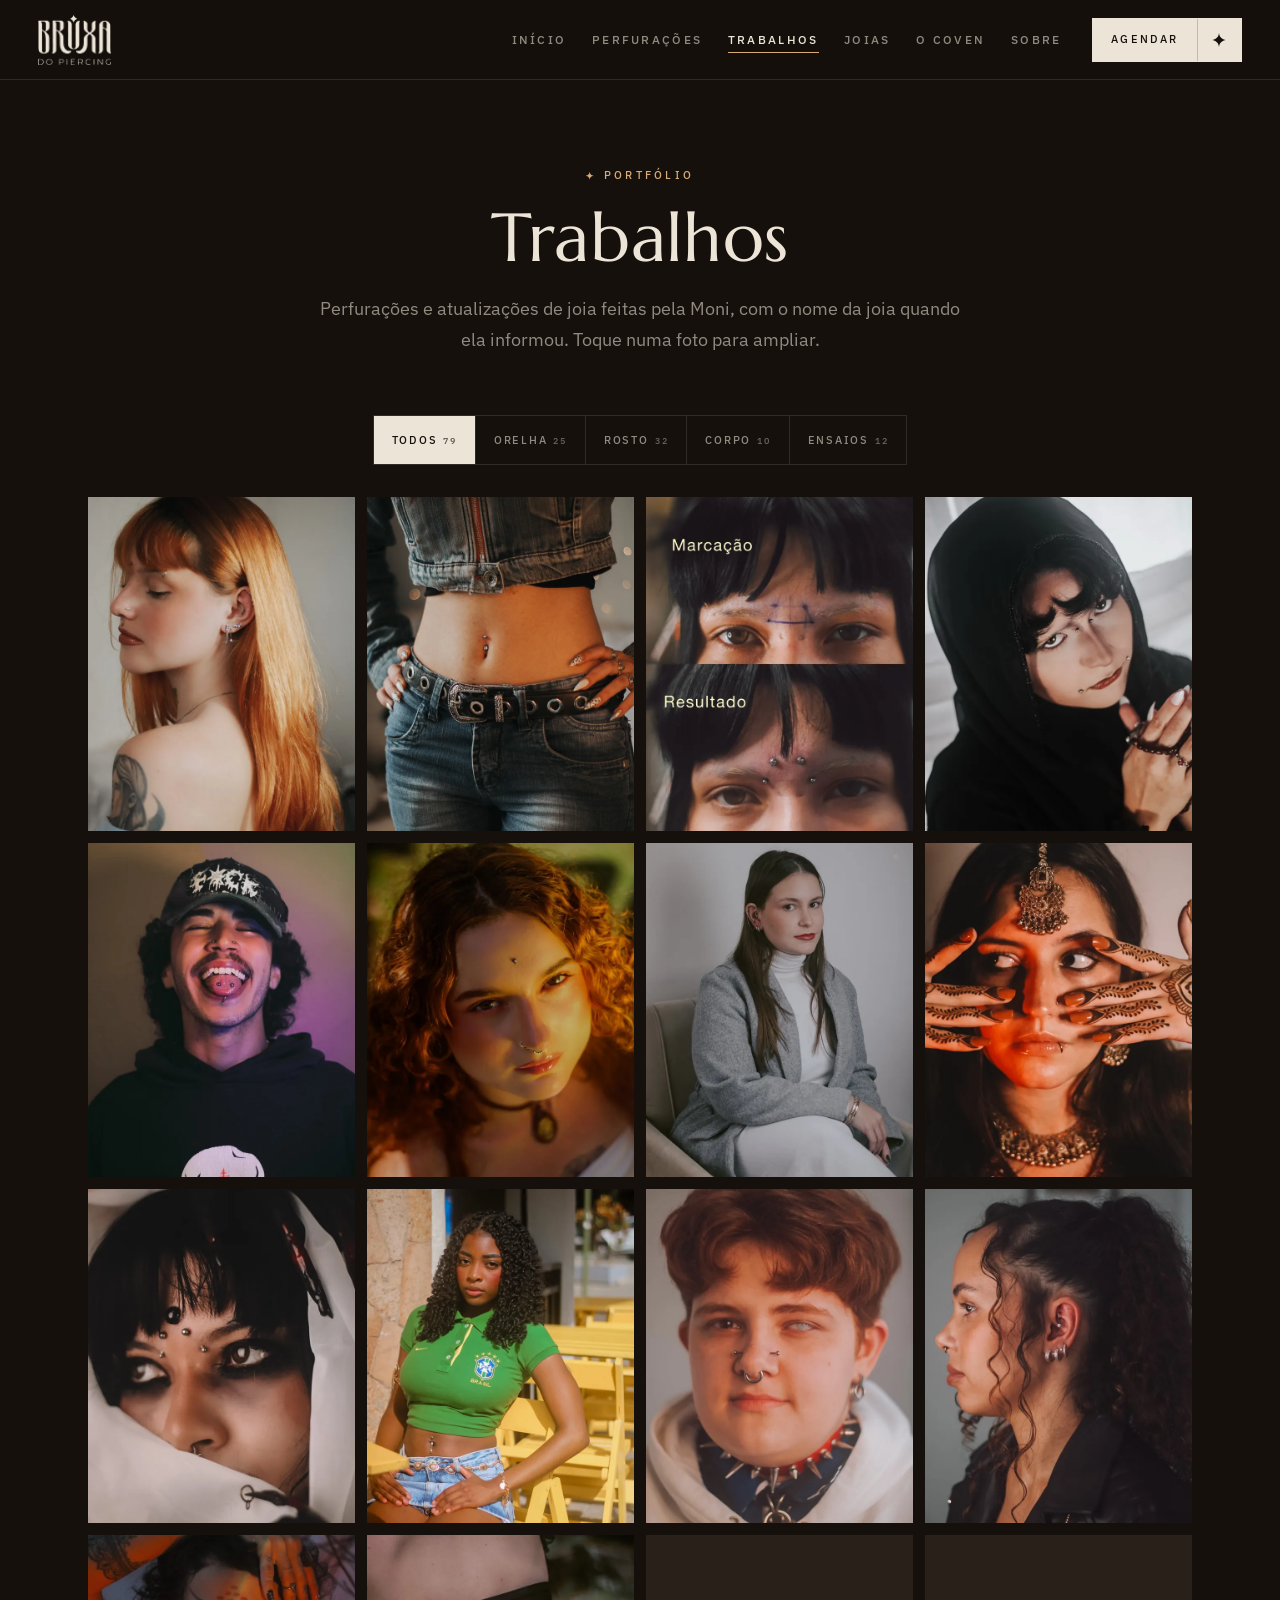
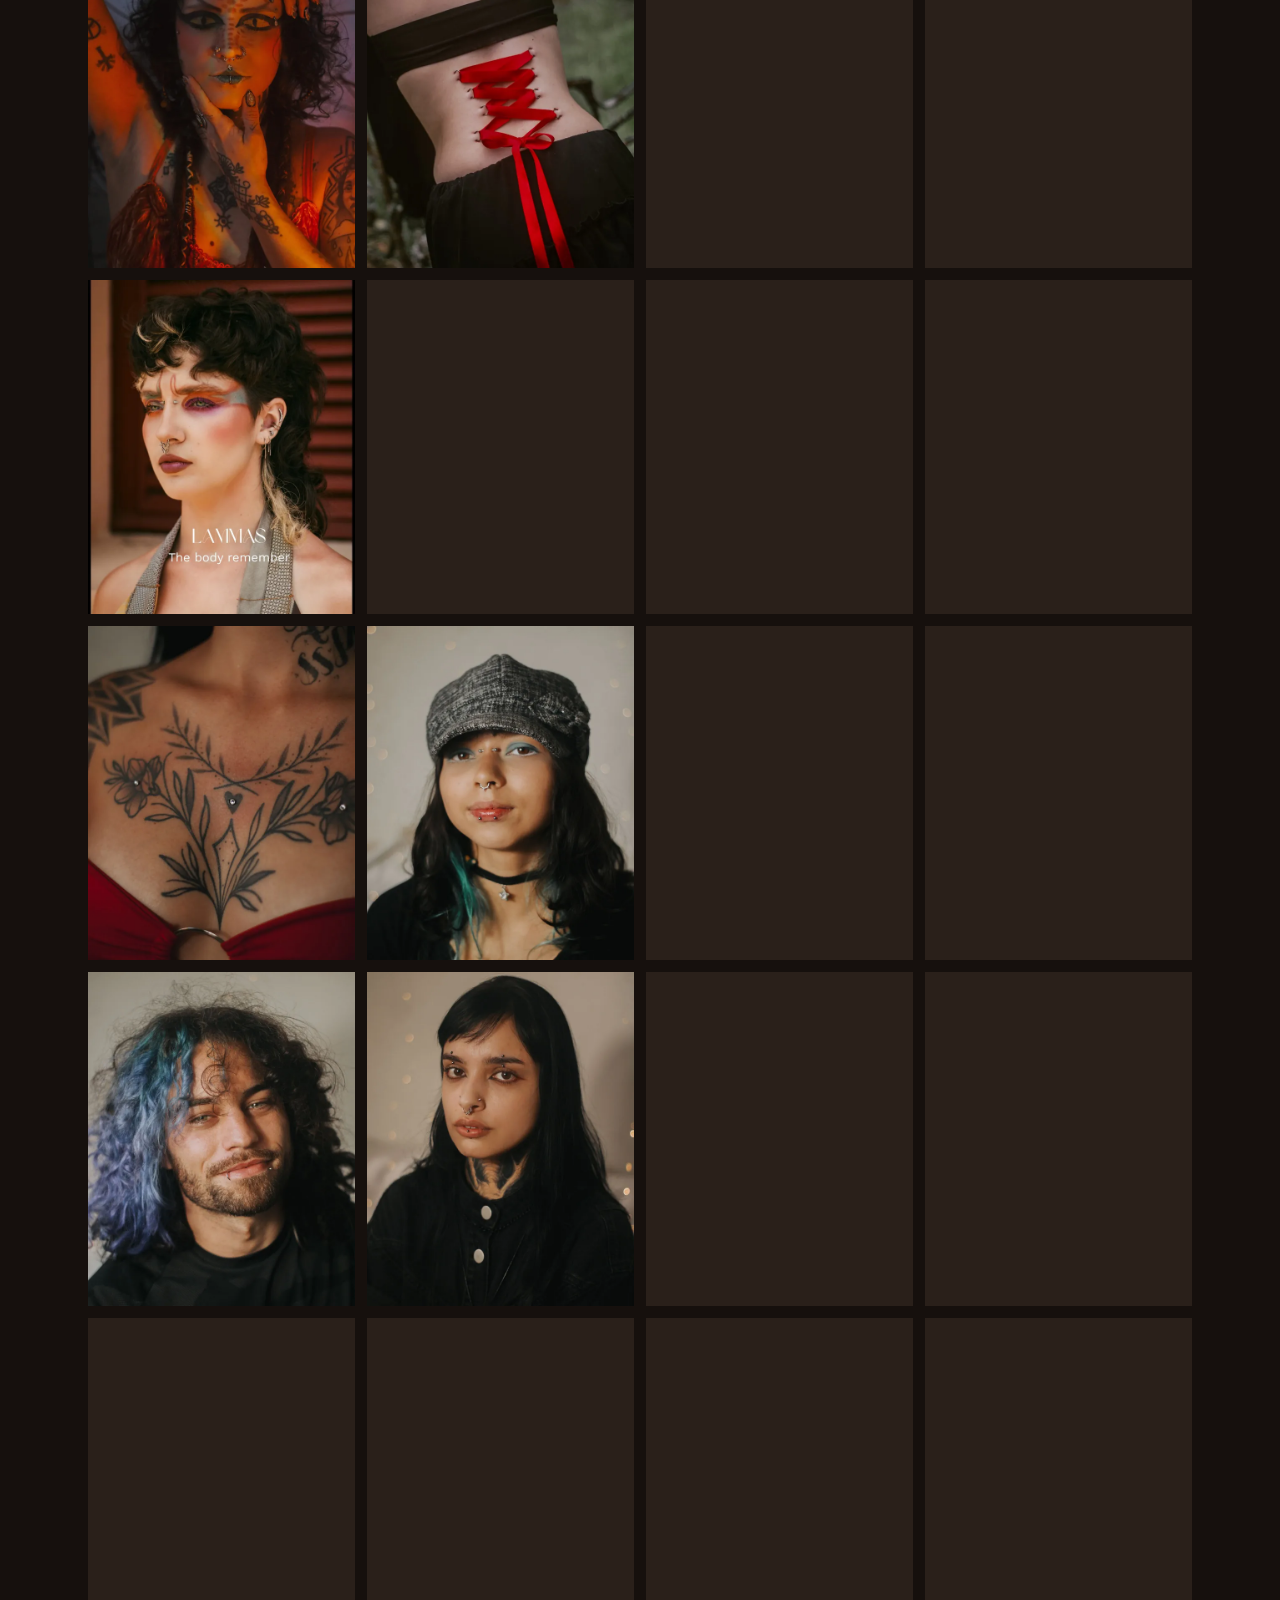
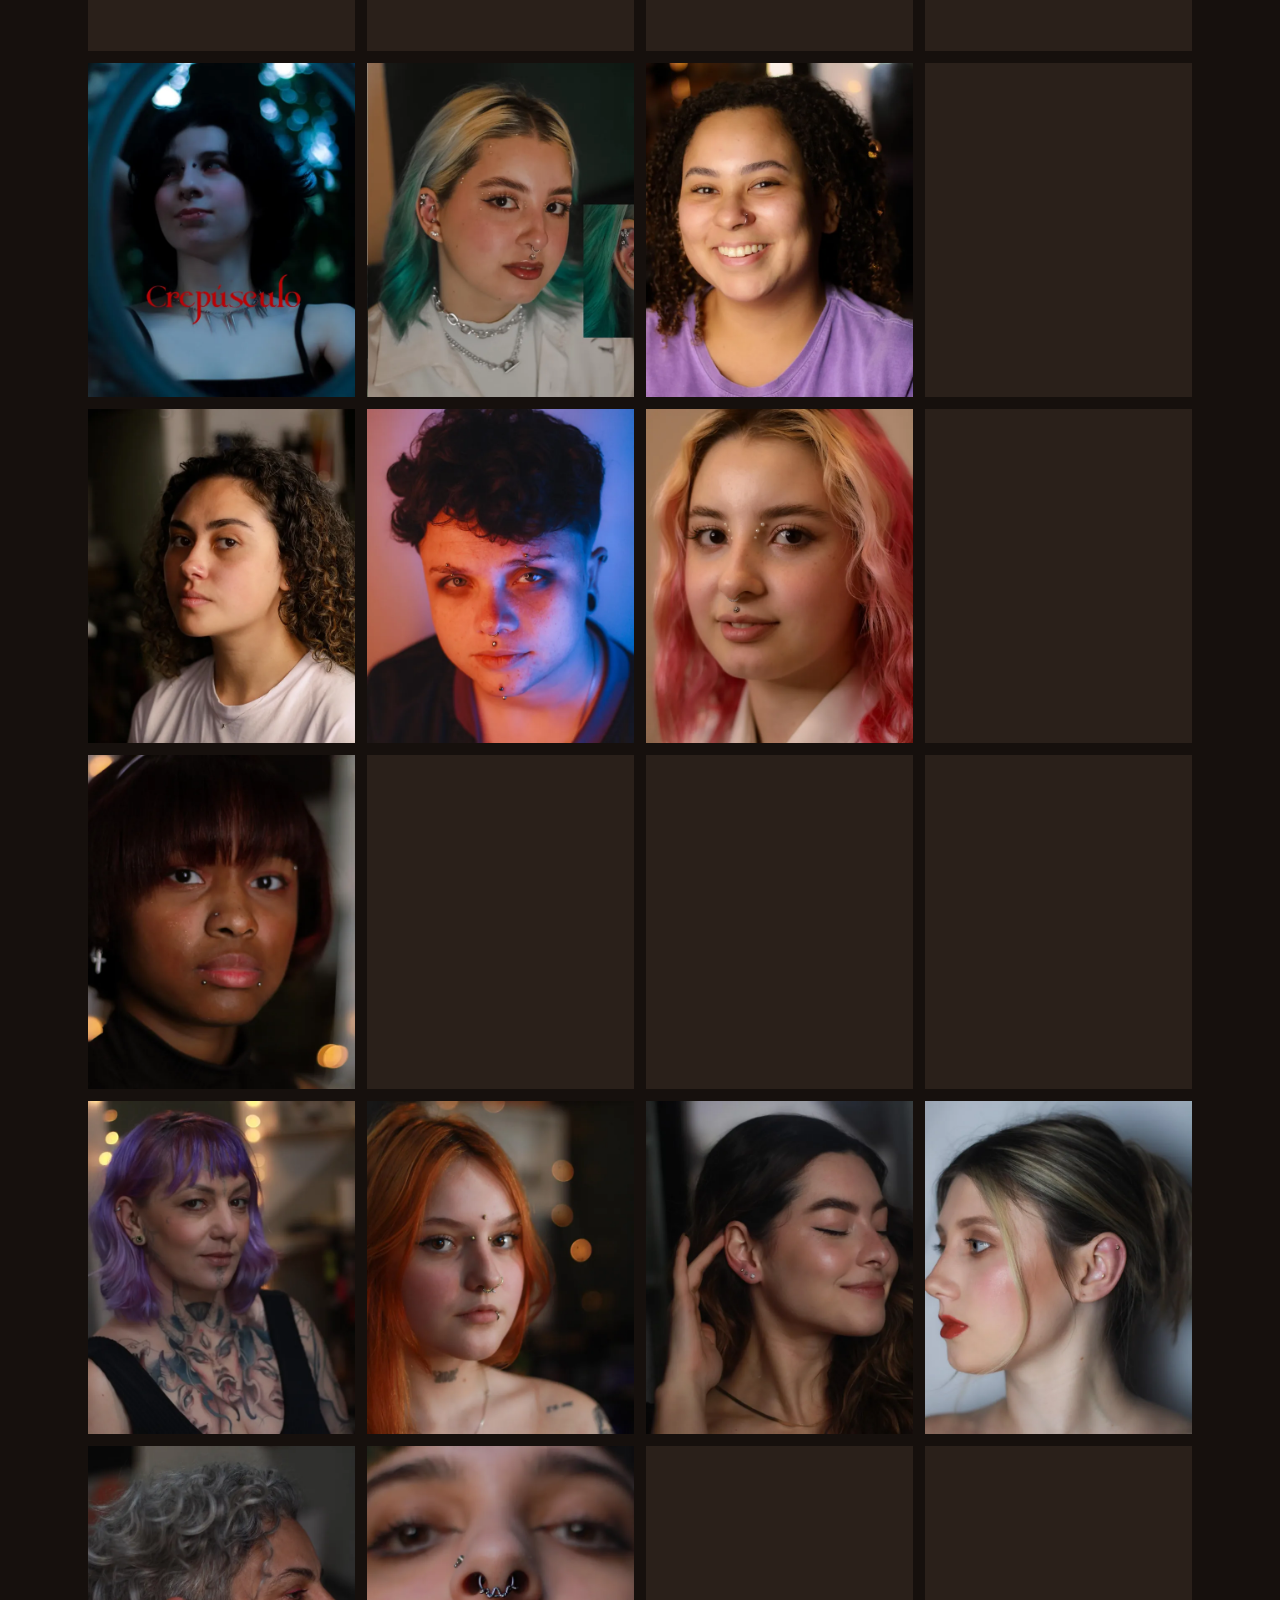
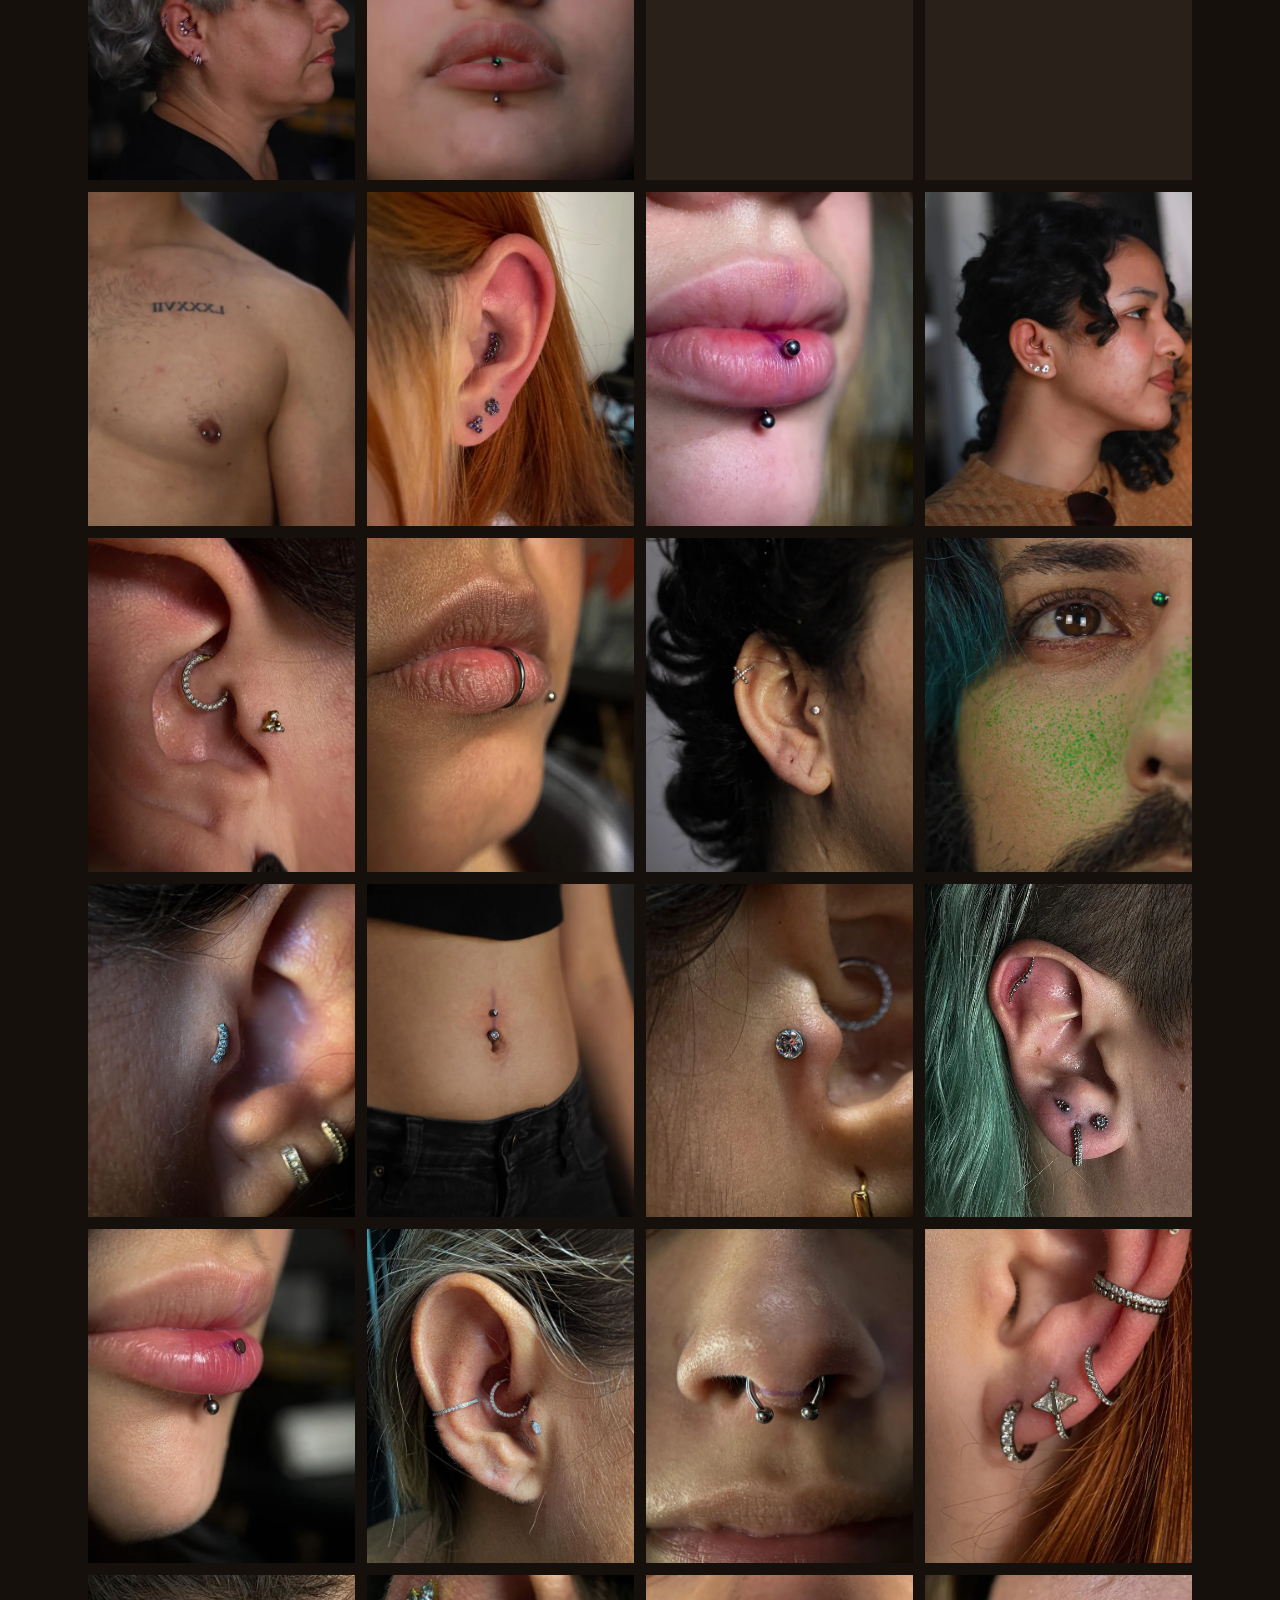
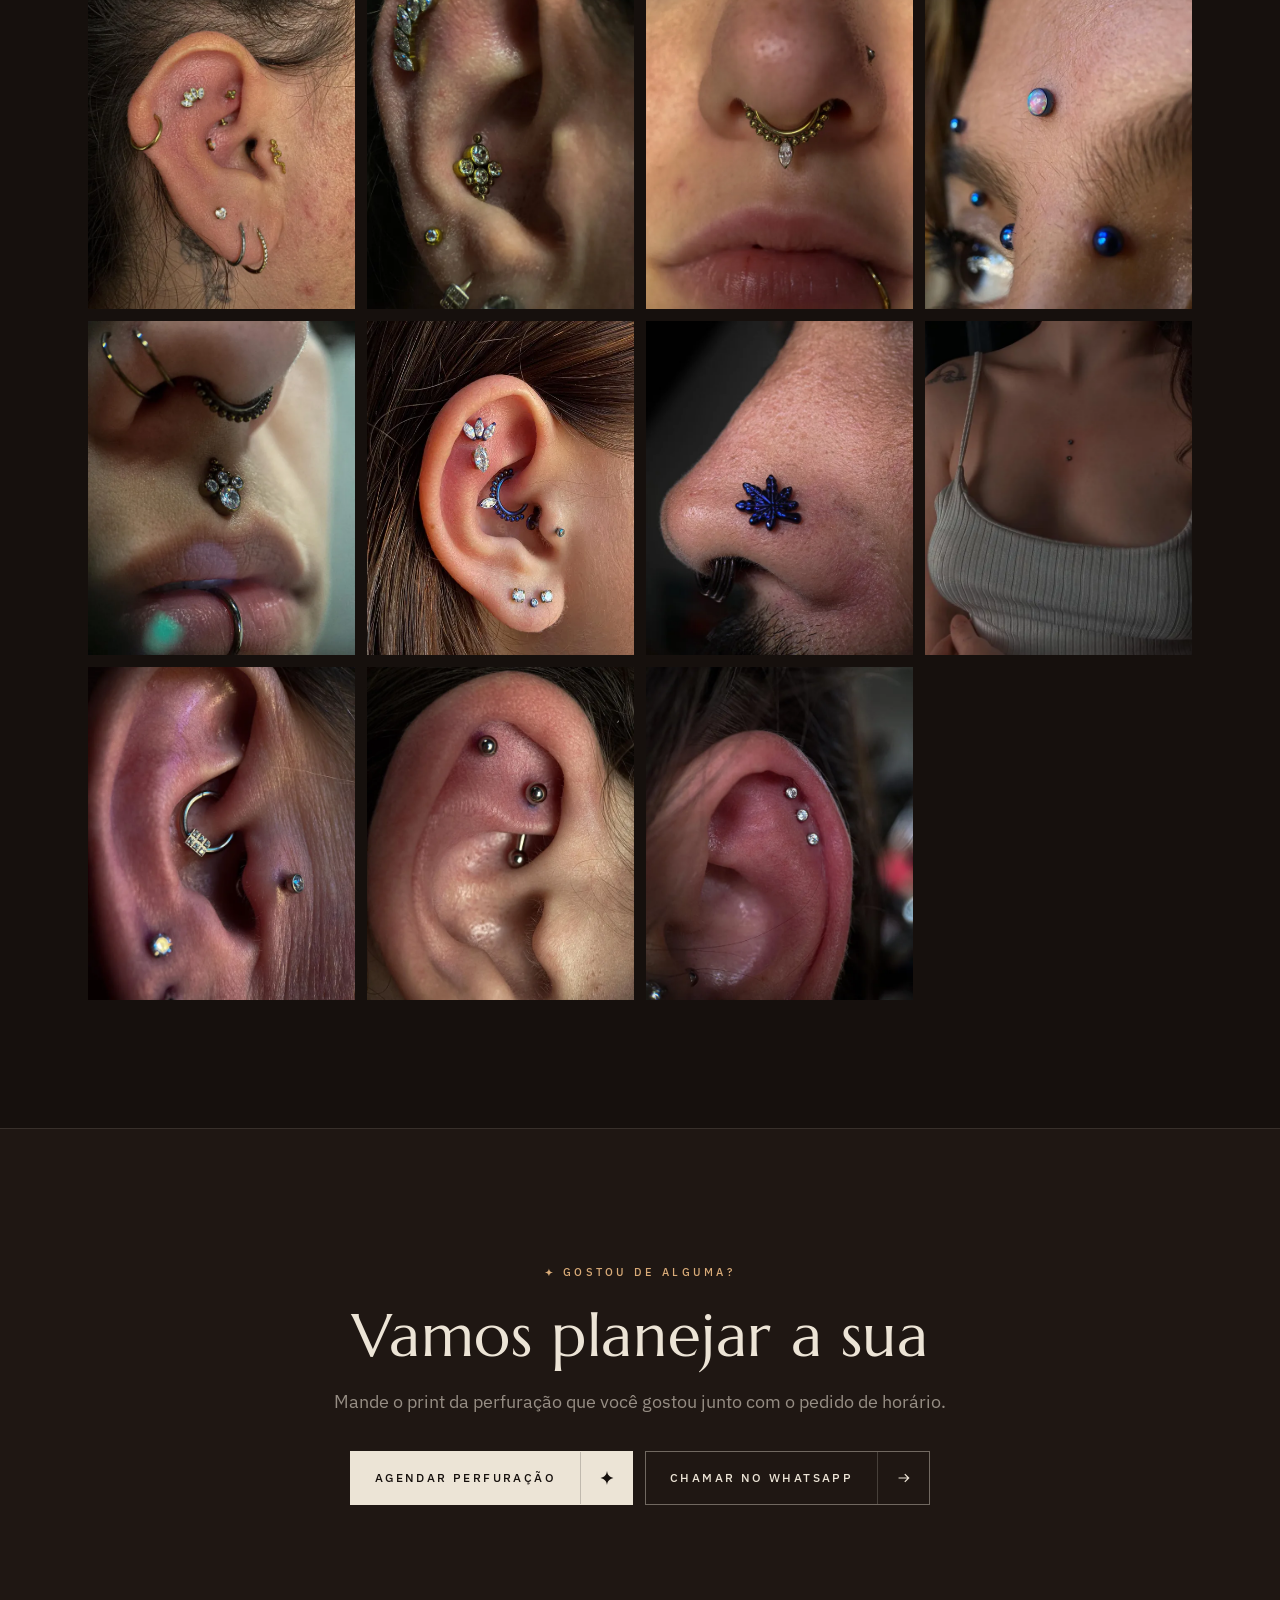
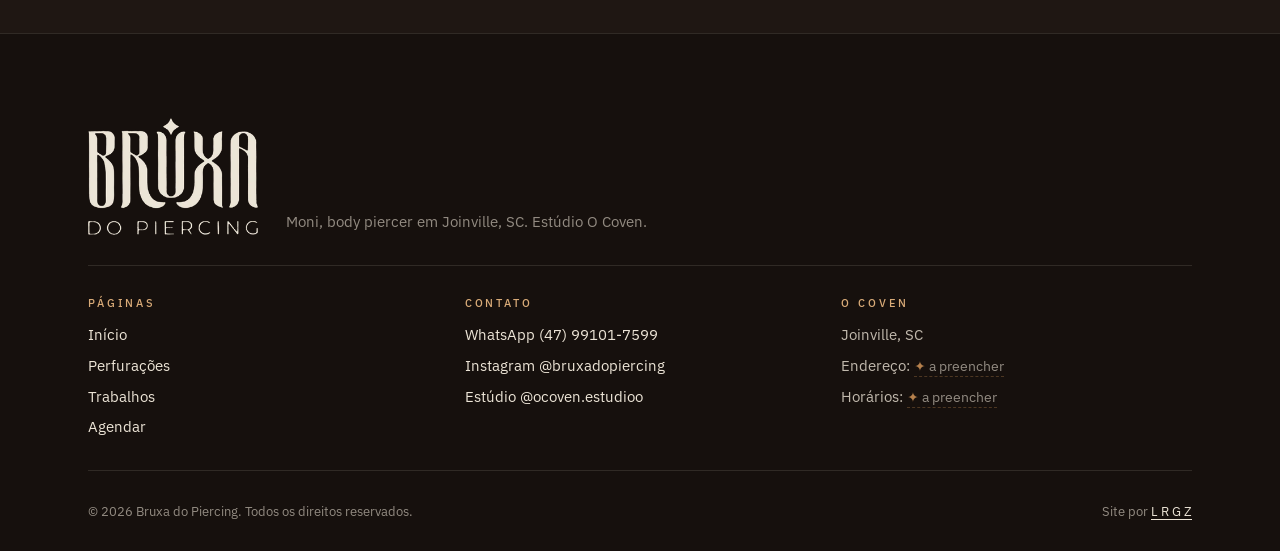
<file: trabalhos.html>
<!doctype html>
<html lang="pt-BR">
<head>
<meta charset="utf-8">
<meta name="viewport" content="width=device-width,initial-scale=1,viewport-fit=cover">
<title>Trabalhos · Bruxa do Piercing</title>
<meta name="description" content="Portfólio da Moni, a Bruxa do Piercing: projetos auriculares, faciais, perfurações no corpo e ensaios fotográficos.">
<meta name="robots" content="noindex">
<meta name="theme-color" content="#16100d">
<meta property="og:type" content="website">
<meta property="og:title" content="Trabalhos · Bruxa do Piercing">
<meta property="og:description" content="Portfólio da Moni, a Bruxa do Piercing: projetos auriculares, faciais, perfurações no corpo e ensaios fotográficos.">
<meta property="og:image" content="https://azeugral.github.io/bruxa-do-piercing/og-bruxa.jpg">
<meta property="og:image:width" content="1200">
<meta property="og:image:height" content="630">
<meta property="og:image:alt" content="Logo Bruxa do Piercing entre duas fotos de perfurações">
<meta property="og:locale" content="pt_BR">
<link rel="icon" href="favicon.ico?v=4" sizes="any">
<link rel="icon" href="favicon-32.png?v=4" type="image/png" sizes="32x32">
<link rel="apple-touch-icon" href="assets/img/icone-180.png?v=4">
<link rel="preconnect" href="https://fonts.googleapis.com">
<link rel="preconnect" href="https://fonts.gstatic.com" crossorigin>
<link rel="stylesheet" href="https://fonts.googleapis.com/css2?family=Marcellus&family=IBM+Plex+Sans:wght@400;500;600&display=swap">
<link rel="stylesheet" href="assets/css/site.css?v=2">
</head>
<body class="interna">
<a class="sr" href="#conteudo">Pular para o conteúdo</a>
<div class="progresso" data-prog aria-hidden="true"><i></i></div>
<header class="nav">
  <a class="nav-logo" href="./" aria-label="Bruxa do Piercing, início"><img src="assets/img/logo-bruxa-300.webp" srcset="assets/img/logo-bruxa-300.webp 300w, assets/img/logo-bruxa-600.webp 600w" sizes="120px" alt="Bruxa do Piercing" width="600" height="412"></a>
  <button class="nav-abrir" type="button" aria-expanded="false" aria-controls="menu"><span>Menu</span><i aria-hidden="true"></i></button>
  <nav class="nav-menu" id="menu" aria-label="Principal"><ul class="menu"><li><a href="./">Início</a></li><li><a href="./#perfuracoes">Perfurações</a></li><li><a href="trabalhos.html" aria-current="page">Trabalhos</a></li><li><a href="./#joias">Joias</a></li><li><a href="./#coven">O Coven</a></li><li><a href="./#sobre">Sobre</a></li></ul><a class="btn peq" href="agendar.html"><span>Agendar</span><i><svg class="i-estrela" viewBox="0 0 24 24" aria-hidden="true"><path d="M12 0c1 7 4 10 11 12-7 2-10 5-11 12-1-7-4-10-11-12 7-2 10-5 11-12z"/></svg></i></a></nav>
</header>
<main id="conteudo">
<section class="secao topo-pag" aria-labelledby="t-trab">
  <div class="wrap">
    <div class="cab centro">
      <p class="rot">Portfólio</p>
      <h1 id="t-trab">Trabalhos</h1>
      <p class="lead">Perfurações e atualizações de joia feitas pela Moni, com o nome da joia quando ela informou. Toque numa foto para ampliar.</p>
    </div>
    <div class="filtros-wrap">
      <div class="filtros" role="group" aria-label="Filtrar por região">
        <button type="button" data-f="todos" aria-pressed="true">Todos <sup></sup></button>
        <button type="button" data-f="orelha" aria-pressed="false">Orelha <sup></sup></button>
        <button type="button" data-f="rosto" aria-pressed="false">Rosto <sup></sup></button>
        <button type="button" data-f="corpo" aria-pressed="false">Corpo <sup></sup></button>
        <button type="button" data-f="ensaios" aria-pressed="false">Ensaios <sup></sup></button>
      </div>
    </div>
    <div class="grade" data-grade></div>
  </div>
</section>
<section class="secao escuro2 chamada" aria-labelledby="t-chamada">
  <div class="wrap centro">
    <p class="rot">Gostou de alguma?</p>
    <h2 id="t-chamada">Vamos planejar a sua</h2>
    <p class="lead">Mande o print da perfuração que você gostou junto com o pedido de horário.</p>
    <div class="acoes">
      <a class="btn" href="agendar.html"><span>Agendar perfuração</span><i><svg class="i-estrela" viewBox="0 0 24 24" aria-hidden="true"><path d="M12 0c1 7 4 10 11 12-7 2-10 5-11 12-1-7-4-10-11-12 7-2 10-5 11-12z"/></svg></i></a>
      <a class="btn linha" href="https://wa.me/5547991017599" target="_blank" rel="noopener"><span>Chamar no WhatsApp</span><i><svg class="i-seta" viewBox="0 0 18 18" aria-hidden="true"><path d="M2 9h13M10 4l5 5-5 5"/></svg></i></a>
    </div>
  </div>
</section>
</main>
<footer class="rodape">
  <div class="wrap">
    <div class="rodape-topo">
      <a class="rodape-logo" href="./" aria-label="Bruxa do Piercing, início"><img src="assets/img/logo-bruxa-300.webp" srcset="assets/img/logo-bruxa-300.webp 300w, assets/img/logo-bruxa-600.webp 600w" sizes="200px" alt="Bruxa do Piercing" width="600" height="412" loading="lazy"></a>
      <p>Moni, body piercer em Joinville, SC. Estúdio O Coven.</p>
    </div>
    <div class="colunas">
      <div><h4>Páginas</h4><ul><li><a href="./">Início</a></li><li><a href="./#perfuracoes">Perfurações</a></li><li><a href="trabalhos.html">Trabalhos</a></li><li><a href="agendar.html">Agendar</a></li></ul></div>
      <div><h4>Contato</h4><ul><li><a href="https://wa.me/5547991017599" target="_blank" rel="noopener">WhatsApp (47) 99101-7599</a></li><li><a href="https://www.instagram.com/bruxadopiercing/" target="_blank" rel="noopener">Instagram @bruxadopiercing</a></li><li><a href="https://www.instagram.com/ocoven.estudioo/" target="_blank" rel="noopener">Estúdio @ocoven.estudioo</a></li></ul></div>
      <div><h4>O Coven</h4><ul><li>Joinville, SC</li><li>Endereço: <em class="a-preencher">a preencher</em></li><li>Horários: <em class="a-preencher">a preencher</em></li></ul></div>
    </div>
    <div class="base"><span>© <span data-ano>2026</span> Bruxa do Piercing. Todos os direitos reservados.</span><span>Site por <a href="https://lrgz.com.br" target="_blank" rel="noopener">L R G Z</a></span></div>
  </div>
</footer>
<a class="fixo" href="agendar.html" aria-label="Agendar horário"><svg class="i-estrela" viewBox="0 0 24 24" aria-hidden="true"><path d="M12 0c1 7 4 10 11 12-7 2-10 5-11 12-1-7-4-10-11-12 7-2 10-5 11-12z"/></svg><span>Agendar</span></a>
<div class="lb" role="dialog" aria-modal="true" aria-label="Foto ampliada" aria-hidden="true">
  <div class="lb-topo"><span class="rot" data-cont></span><button type="button" data-fechar>Fechar</button></div>
  <div class="lb-palco"><img alt=""></div>
  <div class="lb-base"><button type="button" data-ant aria-label="Anterior">&larr;</button><span class="rot" data-leg></span><button type="button" data-prox aria-label="Próxima">&rarr;</button></div>
</div>
<script src="assets/js/obras.js?v=2"></script>
<script src="assets/js/site.js?v=2"></script>
</body>
</html>
</file>
<file: assets/css/site.css>
/* Bruxa do Piercing · v1
   Identidade tirada do Instagram dela: o logo BRUXA (osso, com a estrela em cima do U), as fotos quentes
   em tons de café e o 🤎 que ela usa em quase toda legenda. Café, osso e bronze (a anodização dark bronze).
   Marcellus nos títulos (serifa de hastes abertas, parente do desenho do logo), IBM Plex Sans no texto.
   Nav convencional: logo à esquerda, menu à direita; seções simétricas. */
:root{
  --cafe:#16100d;
  --cafe2:#1f1713;
  --cafe3:#2a201a;
  --osso:#ece4d6;
  --bronze:#b5804c;
  --bronze-claro:#d9ab78;
  --texto:rgba(236,228,214,.8);
  --cinza:rgba(236,228,214,.58);
  --linha:rgba(236,228,214,.12);
  --linha-b:rgba(181,128,76,.35);
  --ease:cubic-bezier(.16,.84,.32,1);
  --titulo:"Marcellus",Georgia,serif;
  --fonte:"IBM Plex Sans",system-ui,sans-serif;
  --g:clamp(16px,4.5vw,48px);
  --max:1200px;
}
*,*::before,*::after{box-sizing:border-box}
html{-webkit-text-size-adjust:100%;scroll-behavior:smooth;background:var(--cafe)}
@media (prefers-reduced-motion:reduce){html{scroll-behavior:auto}}
body{margin:0;background:var(--cafe);color:var(--texto);font:400 16px/1.7 var(--fonte);overflow-x:hidden;-webkit-font-smoothing:antialiased}
img{display:block;max-width:100%;height:auto}
a{color:inherit}
button,input,select,textarea{font:inherit;color:inherit}
::selection{background:var(--bronze);color:var(--cafe)}
:focus-visible{outline:2px solid var(--bronze-claro);outline-offset:3px}
.sr{position:absolute;width:1px;height:1px;overflow:hidden;clip:rect(0 0 0 0);white-space:nowrap}
.wrap{width:100%;max-width:var(--max);margin:0 auto;padding:0 var(--g)}
.centro{text-align:center}
.i-estrela{fill:currentColor}
.i-seta{fill:none;stroke:currentColor;stroke-width:1.6}

/* ---------- tipografia ---------- */
.rot{display:inline-flex;align-items:center;gap:10px;font:500 11px/1.4 var(--fonte);letter-spacing:.3em;text-transform:uppercase;color:var(--bronze-claro);margin:0}
.rot::before{content:"";flex:none;width:8px;height:8px;background:currentColor;clip-path:path("M4 0C4.3 2.3 5.3 3.4 8 4 5.3 4.6 4.3 5.7 4 8 3.7 5.7 2.7 4.6 0 4 2.7 3.4 3.7 2.3 4 0Z")}
h1,h2,h3{font-family:var(--titulo);font-weight:400;line-height:1.1;letter-spacing:.01em;margin:0;color:var(--osso)}
h2{font-size:clamp(32px,4.8vw,54px)}
h3{font-size:clamp(20px,1.9vw,24px)}
p{margin:0 0 1em}
.lead{font-size:clamp(16px,1.5vw,18px);line-height:1.7;color:var(--cinza);max-width:36em;margin:0}
.centro .lead{margin-left:auto;margin-right:auto}
.a-preencher{color:var(--cinza);font-style:normal;font-size:.94em;border-bottom:1px dashed var(--linha-b);padding-bottom:1px}
.a-preencher::before{content:"✦ ";color:var(--bronze)}

/* ---------- nav ---------- */
.nav{position:sticky;top:0;z-index:40;display:flex;align-items:center;justify-content:space-between;gap:16px;min-height:66px;padding:8px var(--g);background:rgba(22,16,13,.9);backdrop-filter:blur(12px);-webkit-backdrop-filter:blur(12px);border-bottom:1px solid var(--linha)}
.nav-logo{display:block;flex:none;position:relative;z-index:2}
.nav-logo img{height:42px;width:auto}
@media (min-width:1100px){.nav-logo img{height:50px}}
.nav-abrir{position:relative;z-index:2;display:inline-flex;align-items:center;gap:12px;min-height:44px;padding:0 0 0 14px;background:none;border:0;cursor:pointer;font:500 11px/1 var(--fonte);letter-spacing:.24em;text-transform:uppercase;color:var(--osso);-webkit-tap-highlight-color:transparent}
.nav-abrir i{position:relative;width:22px;height:9px}
.nav-abrir i::before,.nav-abrir i::after{content:"";position:absolute;left:0;right:0;height:1.5px;background:currentColor;transition:transform .4s var(--ease),top .4s var(--ease)}
.nav-abrir i::before{top:0}
.nav-abrir i::after{top:7.5px}
.nav-abrir[aria-expanded=true] i::before{top:3.75px;transform:rotate(45deg)}
.nav-abrir[aria-expanded=true] i::after{top:3.75px;transform:rotate(-45deg)}
.nav-menu{position:fixed;inset:0;z-index:1;display:flex;flex-direction:column;justify-content:center;gap:36px;padding:96px var(--g) 40px;background:var(--cafe);opacity:0;visibility:hidden;transition:opacity .4s var(--ease),visibility .4s}
.nav-menu.aberta{opacity:1;visibility:visible}
.menu{list-style:none;margin:0;padding:0;display:grid}
.menu a{display:flex;align-items:center;justify-content:space-between;padding:15px 0;border-bottom:1px solid var(--linha);font:400 clamp(26px,7.4vw,34px)/1.1 var(--titulo);color:var(--osso);text-decoration:none;transform:translateY(10px);opacity:0;transition:transform .5s var(--ease),opacity .5s var(--ease)}
.nav-menu.aberta .menu a{transform:none;opacity:1}
.nav-menu.aberta li:nth-child(2) a{transition-delay:.04s}
.nav-menu.aberta li:nth-child(3) a{transition-delay:.08s}
.nav-menu.aberta li:nth-child(4) a{transition-delay:.12s}
.nav-menu.aberta li:nth-child(5) a{transition-delay:.16s}
.nav-menu.aberta li:nth-child(6) a{transition-delay:.2s}
.menu a[aria-current]{color:var(--bronze-claro)}
.nav-menu .btn{align-self:stretch}
.nav.menu-aberto{backdrop-filter:none;-webkit-backdrop-filter:none;background:var(--cafe)}
@media (min-width:1100px){
  .nav{min-height:80px;padding:0 clamp(24px,3vw,48px)}
  .nav-abrir{display:none}
  .nav-menu{position:static;flex-direction:row;align-items:center;gap:clamp(20px,2.4vw,40px);padding:0;background:none;opacity:1;visibility:visible}
  .menu{display:flex;gap:clamp(18px,2vw,32px)}
  .menu a{position:relative;padding:8px 0;border:0;font:500 11.5px/1 var(--fonte);letter-spacing:.2em;text-transform:uppercase;color:var(--cinza);opacity:1;transform:none;transition:color .3s var(--ease)}
  .menu a::before{content:"";position:absolute;left:0;right:0;bottom:0;height:1px;background:var(--bronze-claro);transform:scaleX(0);transform-origin:left;transition:transform .4s var(--ease)}
  .menu a:hover,.menu a[aria-current]{color:var(--osso)}
  .menu a:hover::before,.menu a[aria-current]::before{transform:scaleX(1)}
  .nav-menu .btn{align-self:auto}
}

/* ---------- botões: retos, rótulo + estrela; no hover o bronze sobe de baixo ---------- */
.btn{position:relative;display:inline-flex;align-items:stretch;min-height:54px;padding:0;text-decoration:none;font:500 12px/1 var(--fonte);letter-spacing:.2em;text-transform:uppercase;cursor:pointer;border:1px solid var(--osso);background:var(--osso);color:var(--cafe);isolation:isolate;overflow:hidden;transition:color .45s var(--ease),border-color .45s var(--ease),transform .2s var(--ease);-webkit-tap-highlight-color:transparent}
.btn::before{content:"";position:absolute;inset:0;z-index:-1;background:var(--bronze-claro);transform:translateY(101%);transition:transform .5s var(--ease)}
.btn>span{display:flex;align-items:center;padding:0 24px}
.btn>i{display:grid;place-items:center;width:52px;flex:none;border-left:1px solid rgba(22,16,13,.2)}
.btn svg{width:14px;height:14px;transition:transform .6s var(--ease)}
@media (hover:hover){
  .btn:hover::before{transform:none}
  .btn:hover{border-color:var(--bronze-claro)}
  .btn:hover .i-estrela{transform:rotate(180deg)}
  .btn:hover .i-seta{transform:translateX(3px)}
}
.btn:active{transform:translateY(1px) scale(.995)}
.btn.linha{background:transparent;color:var(--osso);border-color:rgba(236,228,214,.4)}
.btn.linha>i{border-left-color:rgba(236,228,214,.2)}
.btn.linha::before{background:var(--osso)}
@media (hover:hover){.btn.linha:hover{color:var(--cafe);border-color:var(--osso)}}
.btn.peq{min-height:44px;font-size:11px}
.btn.peq>span{padding:0 18px}
.btn.peq>i{width:44px}
.acoes{display:flex;flex-wrap:wrap;gap:12px}
.centro .acoes,.centro-acoes{justify-content:center}
.link{font:500 11.5px/1.4 var(--fonte);letter-spacing:.2em;text-transform:uppercase;text-decoration:none;display:inline-flex;gap:10px;align-items:center;padding:8px 0;color:var(--bronze-claro);border-bottom:1px solid var(--linha-b);transition:border-color .35s var(--ease),gap .35s var(--ease)}
.link svg{width:14px;height:14px}
.link:hover{border-color:var(--bronze-claro);gap:16px}

/* ---------- abertura ---------- */
.hero{position:relative;isolation:isolate;overflow:hidden;padding:clamp(48px,6vw,96px) 0 clamp(64px,7vw,104px);background:radial-gradient(90% 70% at 50% 110%,#0f0b09,transparent 70%),var(--cafe)}
/* luz de vela e poeira dourada (canvas), grão de filme por cima; tudo atrás do conteúdo */
.hero-luz{position:absolute;inset:0;z-index:-2;width:100%;height:100%;pointer-events:none}
.hero-grao{position:absolute;inset:-50%;z-index:-1;pointer-events:none;opacity:.09;mix-blend-mode:overlay;background-image:url("data:image/svg+xml,%3Csvg xmlns='http://www.w3.org/2000/svg' width='180' height='180'%3E%3Cfilter id='n'%3E%3CfeTurbulence type='fractalNoise' baseFrequency='.9' numOctaves='3' stitchTiles='stitch'/%3E%3C/filter%3E%3Crect width='100%25' height='100%25' filter='url(%23n)'/%3E%3C/svg%3E");animation:grao 1.2s steps(6) infinite}
@keyframes grao{0%{transform:translate(0,0)}20%{transform:translate(-3%,2%)}40%{transform:translate(2%,-3%)}60%{transform:translate(-2%,-1%)}80%{transform:translate(3%,1%)}100%{transform:translate(0,0)}}
.hero .wrap{display:grid;gap:56px;align-items:center}
.hero-texto{display:grid;gap:22px;justify-items:start}
.hero h1{font-size:clamp(42px,7vw,88px);line-height:1.02;max-width:9em}
.hero .lead{max-width:31em}
.credenciais{list-style:none;margin:6px 0 0;padding:20px 0 0;display:flex;flex-wrap:wrap;gap:14px 34px;border-top:1px solid var(--linha);width:100%;max-width:560px}
.credenciais li{display:grid;gap:2px}
.credenciais b{font:400 19px/1.2 var(--titulo);color:var(--osso)}
.credenciais span{font-size:13px;color:var(--cinza)}
.hero-fotos{position:relative;justify-self:center;width:min(100%,480px);padding:0 14px 0 0}
.hero-foto{position:relative;margin:0 0 0 auto;width:86%}
.hero-foto img{width:100%;aspect-ratio:3/4;object-fit:cover}
.hero-foto::before{content:"";position:absolute;inset:14px -14px -14px 14px;border:1px solid var(--linha-b);z-index:-1}
.hero-foto2{position:absolute;left:0;top:58%;margin:0;width:40%;border:6px solid var(--cafe);box-shadow:0 24px 50px -20px rgba(0,0,0,.7)}
.hero-foto2 img{width:100%;aspect-ratio:4/5;object-fit:cover}
.hero-leg{margin:28px 0 0 46%;font-size:12.5px;letter-spacing:.08em;color:var(--cinza);text-align:right}
.hero-texto>*,.hero-foto,.hero-foto2,.hero-leg{opacity:0;transform:translateY(14px);transition:opacity 1.1s var(--ease),transform 1.1s var(--ease)}
.hero-foto{transition-delay:.15s}
.hero-foto2{transition-delay:.5s}
.hero-leg{transition-delay:.7s}
.hero-texto>*:nth-child(1){transition-delay:.25s}
.hero-texto>*:nth-child(2){transition-delay:.32s}
.hero-texto>*:nth-child(3){transition-delay:.39s}
.hero-texto>*:nth-child(4){transition-delay:.46s}
.hero-texto>*:nth-child(5){transition-delay:.53s}
.pronto .hero-texto>*,.pronto .hero-foto,.pronto .hero-foto2,.pronto .hero-leg{opacity:1;transform:none}
@media (min-width:960px){.hero .wrap{grid-template-columns:1.05fr .95fr;gap:64px;max-width:1200px}.hero-fotos{justify-self:end;width:min(100%,540px)}.hero-foto{width:84%}}
@media (prefers-reduced-motion:reduce){.hero-texto>*,.hero-foto,.hero-foto2,.hero-leg{opacity:1!important;transform:none!important;transition:none!important}.hero-grao{animation:none}}

/* ---------- datas ---------- */
.agenda{border-top:1px solid var(--linha);border-bottom:1px solid var(--linha);background:var(--cafe2)}
.agenda .wrap{display:grid;gap:18px;padding-top:26px;padding-bottom:26px}
.agenda-tit{font:500 11px/1.4 var(--fonte);letter-spacing:.3em;text-transform:uppercase;color:var(--bronze-claro)}
.datas{list-style:none;margin:0;padding:0;display:grid;gap:0}
.datas li{display:grid;grid-template-columns:1fr auto;gap:2px 16px;align-items:center;padding:14px 0;border-top:1px solid var(--linha)}
.datas b{font:400 22px/1.2 var(--titulo);color:var(--osso)}
.datas span{grid-row:2;font-size:14px;color:var(--cinza)}
.datas .link{grid-row:1/3;grid-column:2}
@media (min-width:1140px){
  .agenda .wrap{grid-template-columns:auto 1fr;align-items:center;gap:48px}
  .agenda-tit{max-width:12em}
  .datas li{border-top:0;border-left:1px solid var(--linha);padding:4px 24px}
}
@media (min-width:760px){.datas{grid-template-columns:repeat(3,1fr);gap:0 24px}}

/* ---------- seções ---------- */
.secao{padding:clamp(76px,10vw,128px) 0}
.secao+.secao{border-top:1px solid var(--linha)}
.escuro2{background:var(--cafe2)}
.cab{display:grid;gap:18px;justify-items:center;text-align:center;margin-bottom:clamp(40px,6vw,60px)}
.mais{display:flex;justify-content:center;margin-top:44px}
.nota-centro{text-align:center;margin:30px auto 0;max-width:46em;font-size:14.5px;color:var(--cinza)}

/* ---------- perfurações ---------- */
.perfs{list-style:none;margin:0;padding:0;display:grid;gap:18px}
@media (min-width:720px){.perfs{grid-template-columns:1fr 1fr;gap:24px}}
@media (min-width:1140px){.perfs{grid-template-columns:repeat(4,1fr)}}
.perf{display:grid;grid-template-rows:auto 1fr;background:var(--cafe2);border:1px solid var(--linha);transition:border-color .45s var(--ease)}
.perf:hover{border-color:var(--linha-b)}
.perf figure{margin:0;overflow:hidden;aspect-ratio:4/3}
.perf img{width:100%;height:100%;object-fit:cover;transition:transform 1s var(--ease)}
.perf:hover img{transform:scale(1.05)}
.perf>div{display:grid;gap:12px;align-content:start;justify-items:start;padding:24px 24px 26px}
.perf p{margin:0;color:var(--cinza);font-size:15px}

/* ---------- grade de fotos ---------- */
.grade,.ensaios{display:grid;grid-template-columns:repeat(2,1fr);gap:8px}
@media (min-width:720px){.grade{grid-template-columns:repeat(3,1fr);gap:12px}.ensaios{grid-template-columns:repeat(3,1fr);gap:12px}}
@media (min-width:1024px){.grade{grid-template-columns:repeat(4,1fr)}}
.obra{position:relative;display:block;width:100%;aspect-ratio:4/5;overflow:hidden;background:var(--cafe3);border:0;padding:0;cursor:zoom-in;color:var(--osso)}
.ensaios .obra{aspect-ratio:3/4}
.obra img{width:100%;height:100%;object-fit:cover;transition:transform .9s var(--ease)}
.obra::after{content:"";position:absolute;inset:8px;border:1px solid rgba(236,228,214,0);transition:border-color .45s var(--ease);pointer-events:none}
.obra .leg{position:absolute;left:0;right:0;bottom:0;padding:40px 14px 14px;background:linear-gradient(transparent,rgba(22,16,13,.88));text-align:left;font:500 11px/1.35 var(--fonte);letter-spacing:.14em;text-transform:uppercase;opacity:0;transform:translateY(6px);transition:opacity .4s var(--ease),transform .4s var(--ease)}
@media (hover:hover){.obra:hover img{transform:scale(1.04)}.obra:hover::after{border-color:rgba(236,228,214,.75)}.obra:hover .leg{opacity:1;transform:none}}
@media (hover:none){.obra .leg{opacity:1;transform:none;padding:28px 10px 10px;font-size:10px}}

/* ---------- filtros ---------- */
.filtros-wrap{display:flex;justify-content:center}
.filtros{display:inline-flex;border:1px solid var(--linha);margin:0 auto 32px}
.filtros button{background:none;border:0;padding:0 18px;min-height:48px;font:500 11px/1 var(--fonte);letter-spacing:.16em;text-transform:uppercase;cursor:pointer;transition:background .3s var(--ease),color .3s var(--ease);display:flex;gap:6px;align-items:center;white-space:nowrap;color:var(--cinza)}
.filtros button+button{border-left:1px solid var(--linha)}
.filtros button:hover{color:var(--osso)}
.filtros button[aria-pressed=true]{background:var(--osso);color:var(--cafe)}
.filtros sup{font-size:9px;opacity:.7;top:0}
@media (max-width:640px){.filtros{display:grid;grid-template-columns:repeat(2,1fr);width:100%}.filtros button{justify-content:center;padding:0 6px;border-left:0!important;border-top:1px solid var(--linha)}.filtros button:nth-child(-n+1){grid-column:1/-1;border-top:0}.filtros button:nth-child(odd):not(:first-child){border-left:1px solid var(--linha)!important}}

/* ---------- materiais ---------- */
.materiais{list-style:none;margin:0;padding:0;display:grid;gap:1px;background:var(--linha);border:1px solid var(--linha)}
@media (min-width:640px){.materiais{grid-template-columns:1fr 1fr}}
@media (min-width:1080px){.materiais{grid-template-columns:repeat(4,1fr)}}
.materiais li{display:grid;gap:12px;align-content:start;padding:clamp(26px,2.8vw,34px);background:var(--cafe)}
.mat-ic{width:18px;height:18px;color:var(--bronze-claro)}
.mat-ic svg{width:100%;height:100%;transition:transform .8s var(--ease)}
.materiais li:hover .mat-ic svg{transform:rotate(180deg)}
.materiais p{margin:0;color:var(--cinza);font-size:15px}

/* ---------- duas colunas ---------- */
.duas{display:grid;gap:48px;align-items:center}
.quadro{position:relative;margin:0 auto;width:min(100%,460px)}
.quadro img{width:100%;aspect-ratio:4/5;object-fit:cover}
.quadro::before{content:"";position:absolute;inset:14px -14px -14px 14px;border:1px solid var(--linha-b);z-index:-1}
.quadro.redondo img{aspect-ratio:1;border-radius:50%}
.quadro.redondo::before{inset:-12px;border-radius:50%}
.texto{display:grid;gap:20px;justify-items:start}
.texto p{margin:0}
.frase{padding:4px 0 4px 20px;border-left:2px solid var(--bronze);font:400 clamp(19px,1.9vw,22px)/1.45 var(--titulo);color:var(--osso)}
.fases{list-style:none;margin:0;padding:0;width:100%;counter-reset:f;border-top:1px solid var(--linha)}
.fases li{display:grid;grid-template-columns:44px 1fr;gap:2px 12px;padding:14px 0;border-bottom:1px solid var(--linha);counter-increment:f}
.fases li::before{content:counter(f);grid-row:1/3;font:400 26px/1 var(--titulo);color:var(--bronze-claro)}
.fases b{font-weight:500;color:var(--osso)}
.fases span{font-size:15px;color:var(--cinza)}
.fatos{list-style:none;padding:0;margin:0;width:100%;border-top:1px solid var(--linha)}
.fatos li{display:grid;grid-template-columns:100px 1fr;gap:16px;padding:13px 0;border-bottom:1px solid var(--linha);font-size:15px}
.fatos li>span:first-child{font:500 10.5px/2.2 var(--fonte);letter-spacing:.2em;text-transform:uppercase;color:var(--bronze-claro)}
@media (min-width:960px){.duas{grid-template-columns:1fr 1fr;gap:96px;max-width:1080px}.sobre .quadro{order:2}}

/* ---------- cupons ---------- */
.cupons{list-style:none;margin:0 auto;padding:0;display:grid;gap:12px;max-width:960px}
@media (min-width:760px){.cupons{grid-template-columns:repeat(3,1fr);gap:18px}}
.cupons li{display:grid;gap:6px;justify-items:center;text-align:center;padding:26px 18px;border:1px dashed var(--linha-b)}
.cupons span{font-size:12px;letter-spacing:.14em;text-transform:uppercase;color:var(--cinza)}
.cupons b{font:400 22px/1.2 var(--titulo);color:var(--osso);font-weight:400}
.cupons code{margin-top:6px;padding:7px 14px;background:var(--cafe3);font:500 14px/1 "IBM Plex Sans",monospace;letter-spacing:.16em;color:var(--bronze-claro)}

/* ---------- chamada ---------- */
.chamada h2{font-size:clamp(32px,5.4vw,60px);margin:18px auto;max-width:14em}
.chamada .lead{margin:0 auto 34px}

/* ---------- rodapé ---------- */
.rodape{padding:clamp(56px,7vw,84px) 0 28px;background:var(--cafe);border-top:1px solid var(--linha)}
.rodape .wrap{display:grid;gap:30px}
.rodape-topo{display:grid;gap:14px;justify-items:start}
.rodape-logo img{width:170px;height:auto}
.rodape-topo p{margin:0;color:var(--cinza);font-size:14.5px}
.colunas{display:grid;gap:26px;padding:30px 0;border-top:1px solid var(--linha);border-bottom:1px solid var(--linha)}
@media (min-width:720px){.colunas{grid-template-columns:repeat(3,1fr)}.rodape-topo{grid-template-columns:auto 1fr;align-items:end;gap:28px}}
.rodape h4{margin:0 0 12px;font:500 11px/1.4 var(--fonte);letter-spacing:.26em;text-transform:uppercase;color:var(--bronze-claro)}
.rodape ul{list-style:none;margin:0;padding:0;display:grid;gap:6px;font-size:14.5px}
.rodape a{text-decoration:none;color:var(--osso);transition:color .3s var(--ease)}
.rodape a:hover{color:var(--bronze-claro)}
.rodape .base{display:flex;flex-wrap:wrap;justify-content:space-between;gap:8px 24px;color:var(--cinza);font-size:13px}
.rodape .base a{text-decoration:underline;text-underline-offset:3px}

/* ---------- botão fixo (celular) ---------- */
.fixo{position:fixed;right:14px;bottom:calc(14px + env(safe-area-inset-bottom));z-index:50;display:none;align-items:center;gap:10px;min-height:50px;padding:0 18px;background:var(--osso);color:var(--cafe);text-decoration:none;font:500 11px/1 var(--fonte);letter-spacing:.2em;text-transform:uppercase;box-shadow:0 12px 30px -10px rgba(0,0,0,.8);transform:translateY(calc(100% + 40px));transition:transform .5s var(--ease)}
.fixo svg{width:13px;height:13px;color:var(--bronze)}
.fixo.vis{transform:none}
@media (max-width:1099px){.fixo{display:inline-flex}}

/* ---------- lightbox ---------- */
.lb{position:fixed;inset:0;z-index:100;background:rgba(22,16,13,.97);color:var(--osso);display:grid;grid-template-rows:auto 1fr auto;opacity:0;visibility:hidden;transition:opacity .35s var(--ease),visibility .35s}
.lb.aberto{opacity:1;visibility:visible}
.lb-topo,.lb-base{display:flex;justify-content:space-between;align-items:center;padding:10px var(--g);gap:12px}
.lb-palco{position:relative;display:grid;place-items:center;overflow:hidden;touch-action:pan-y}
.lb-palco img{max-width:calc(100% - 2*var(--g));max-height:100%;object-fit:contain;transition:opacity .3s var(--ease)}
.lb button{background:none;border:1px solid var(--linha);color:inherit;min-width:48px;height:48px;cursor:pointer;font:500 11px/1 var(--fonte);letter-spacing:.14em;text-transform:uppercase;padding:0 16px;transition:background .3s var(--ease),color .3s var(--ease)}
.lb button:hover{background:var(--osso);color:var(--cafe)}
.lb .rot::before{display:none}

/* ---------- revelar ao rolar ---------- */
.rv{opacity:0;transform:translateY(18px);transition:opacity .9s var(--ease),transform .9s var(--ease)}
.rv.vis{opacity:1;transform:none}
@media (prefers-reduced-motion:reduce){.rv{opacity:1!important;transform:none!important;transition:none!important}}

/* ---------- progresso ---------- */
.progresso{position:fixed;left:0;right:0;top:0;height:2px;z-index:60;pointer-events:none}
.progresso i{display:block;height:100%;background:var(--bronze-claro);transform-origin:left;transform:scaleX(var(--p,0))}

/* ---------- páginas internas ---------- */
.topo-pag{padding-top:clamp(52px,7vw,88px)}
.topo-pag h1{font-size:clamp(40px,6vw,68px)}

/* ---------- formulário ---------- */
.form{display:grid;gap:30px;max-width:760px;margin:0 auto;padding:clamp(22px,4vw,44px);border:1px solid var(--linha);background:var(--cafe2)}
.campo{display:grid;gap:10px;border:0;padding:0;margin:0;min-width:0}
.campo label,.campo legend,.campo-rot{font:500 11px/1.4 var(--fonte);letter-spacing:.22em;text-transform:uppercase;color:var(--bronze-claro);padding:0}
.campo legend{margin-bottom:10px}
.campo input[type=text],.campo textarea{width:100%;background:transparent;border:0;border-bottom:1px solid rgba(236,228,214,.25);padding:12px 0;font-size:17px;border-radius:0;outline:0;color:var(--osso);transition:border-color .3s var(--ease)}
.campo textarea{min-height:120px;resize:vertical;border:1px solid rgba(236,228,214,.25);padding:14px}
.campo input:focus,.campo textarea:focus{border-color:var(--bronze-claro)}
.campo ::placeholder{color:rgba(236,228,214,.38)}
.opcoes{display:flex;flex-wrap:wrap;gap:8px}
.opcoes label{position:relative;cursor:pointer;text-transform:none;letter-spacing:0;font:500 14.5px/1.3 var(--fonte);color:var(--osso)}
.opcoes input{position:absolute;opacity:0;pointer-events:none}
.opcoes span{display:flex;align-items:center;min-height:46px;padding:8px 16px;border:1px solid rgba(236,228,214,.2);transition:border-color .3s var(--ease),background .3s var(--ease),color .3s var(--ease)}
.opcoes label:hover span{border-color:var(--bronze-claro)}
.opcoes input:checked+span{background:var(--osso);border-color:var(--osso);color:var(--cafe)}
.opcoes input:focus-visible+span{outline:2px solid var(--bronze-claro);outline-offset:3px}
[data-so-perf][hidden]{display:none}
.previa{background:var(--cafe);padding:20px;font:400 14px/1.7 var(--fonte);white-space:pre-wrap;word-break:break-word;border-left:2px solid var(--bronze);color:var(--osso)}
.envio{display:flex;flex-wrap:wrap;align-items:center;gap:16px 24px}
.nota{font-size:14px;color:var(--cinza);margin:0}
.nota a{color:var(--bronze-claro)}
.erro{color:#e8907f;font-size:14px;margin:-14px 0 0}

/* ---------- 404 ---------- */
.p404{min-height:60svh;display:flex;align-items:center}
.p404 h1{margin-top:18px}
.p404 .lead{margin:24px auto 32px}
@media (max-width:479px){.acoes .btn,.envio .btn{flex:1 1 100%}.btn>span{flex:1;justify-content:center}}
@media (max-width:359px){.nav{gap:8px}.nav-abrir{padding-left:6px;gap:8px}}
</file>
